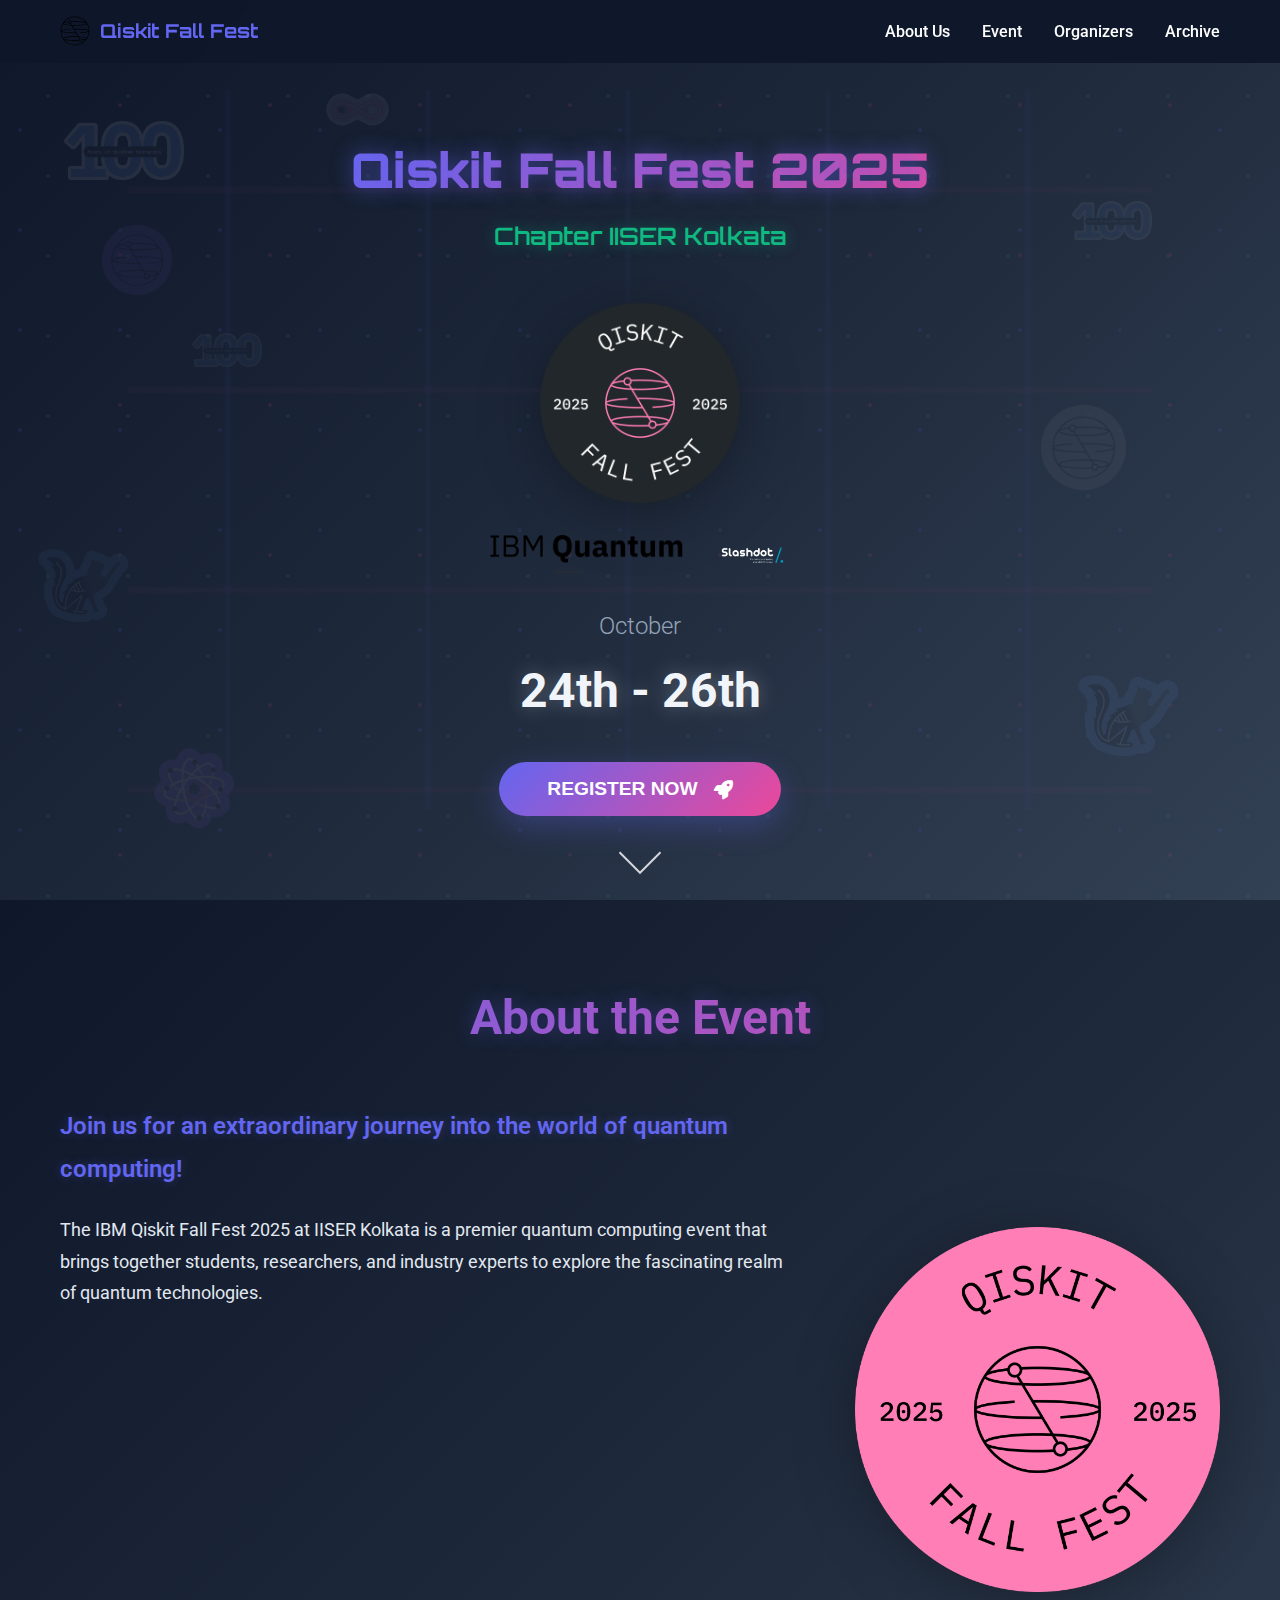
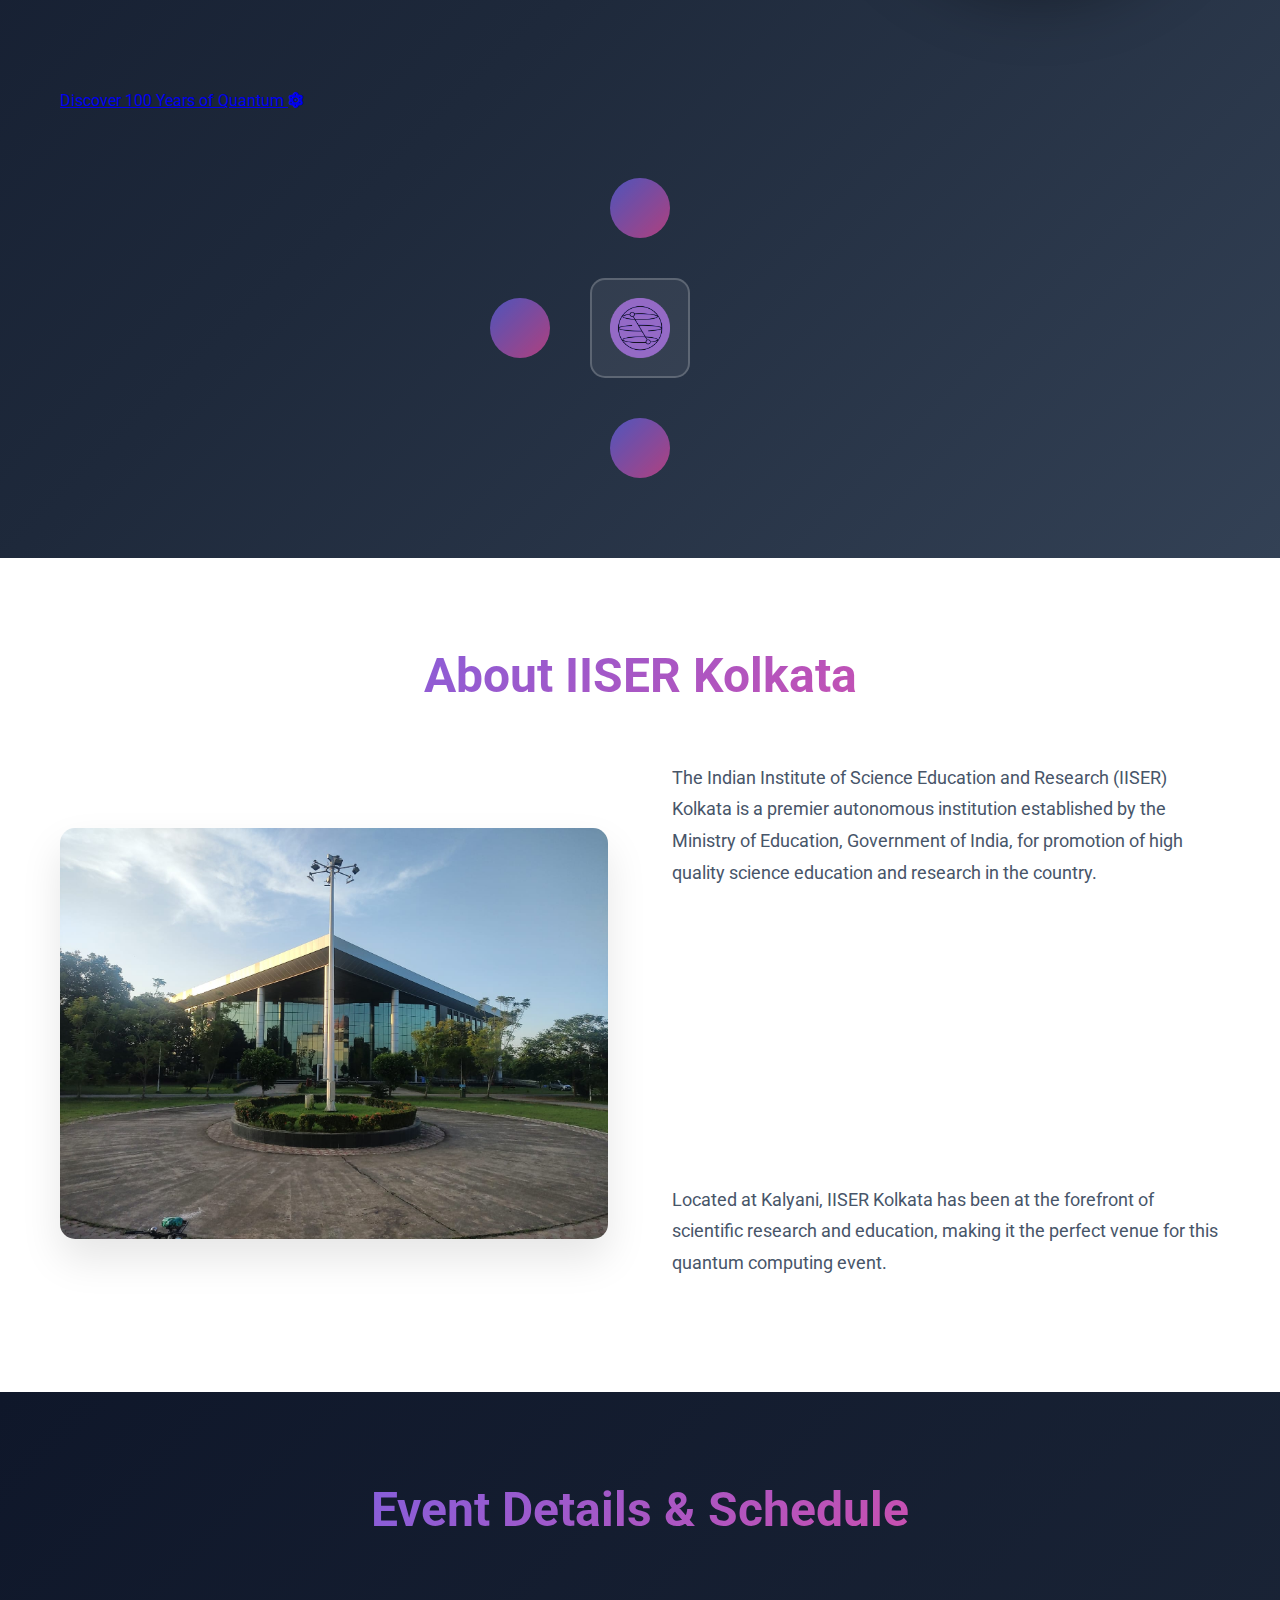
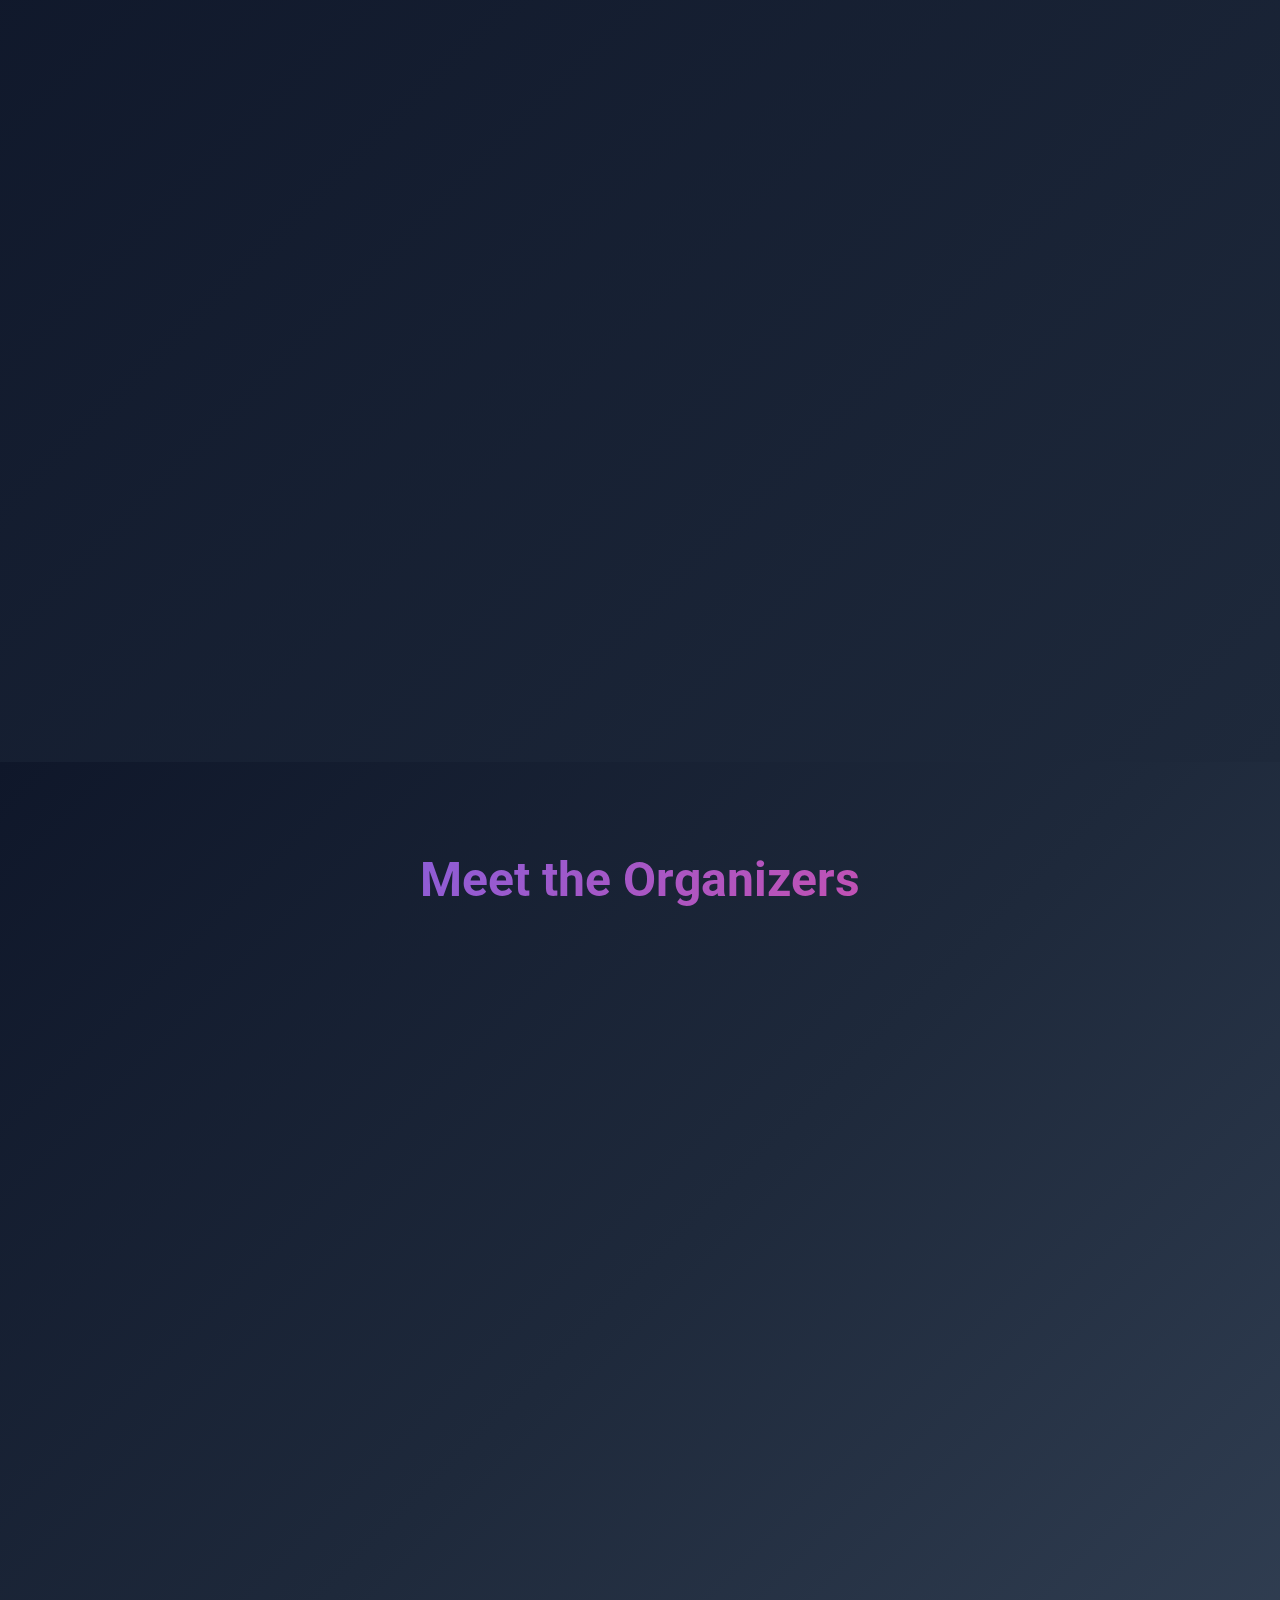
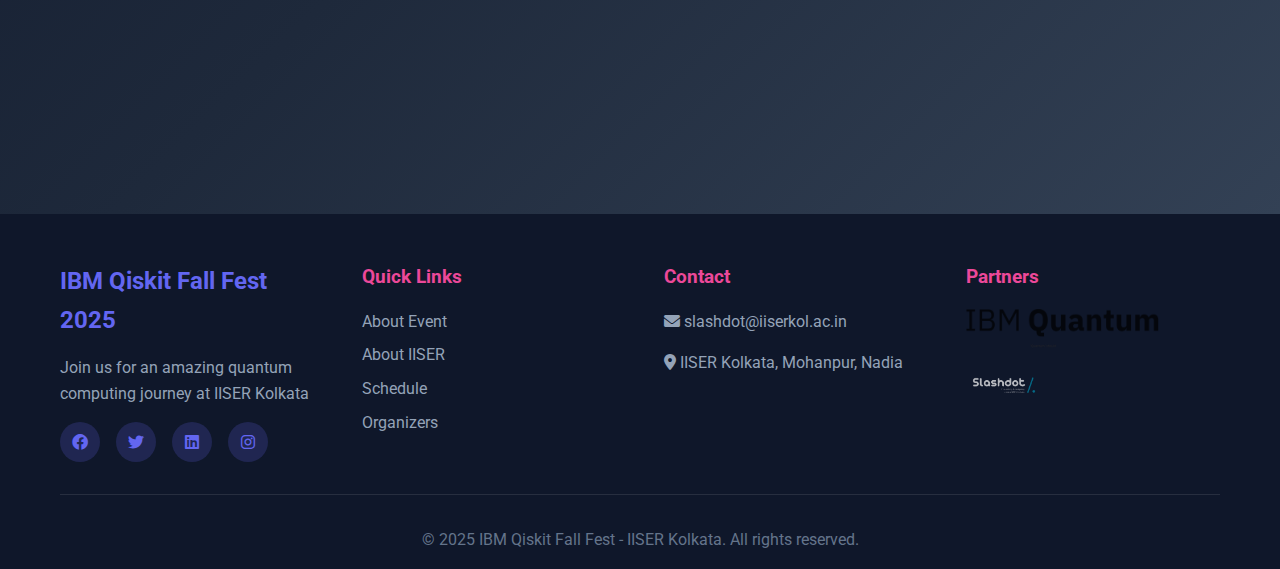
<file: index.html>
<!DOCTYPE html>
<html lang="en">
<head>
    <meta charset="UTF-8">
    <meta name="viewport" content="width=device-width, initial-scale=1.0">
    <title>IBM Qiskit Fall Fest 2025 - IISER Kolkata</title>
    <link rel="stylesheet" href="styles.css">
    <link href="https://fonts.googleapis.com/css2?family=Orbitron:wght@400;700;900&family=Roboto:wght@300;400;500;700&display=swap" rel="stylesheet">
    <link rel="stylesheet" href="https://cdnjs.cloudflare.com/ajax/libs/font-awesome/6.0.0/css/all.min.css">
</head>
<body>
    <!-- Header -->
    <header class="header">
        <nav class="navbar">
            <div class="nav-container">
                <div class="nav-logo">
                    <img src="assets/qiskit logo.svg" alt="Qiskit Logo" style="height: 30px;">
                    <span>Qiskit Fall Fest</span>
                </div>
                <ul class="nav-menu">
                    <li class="nav-item">
                        <a href="#about-institute" class="nav-link">About Us</a>
                    </li>
                    <li class="nav-item">
                        <a href="#event-details" class="nav-link">Event</a>
                    </li>
                    <li class="nav-item">
                        <a href="#organizers" class="nav-link">Organizers</a>
                    </li>
                    <li class="nav-item">
                        <a href="archive.html" class="nav-link">Archive</a>
                    </li>
                </ul>
                <div class="hamburger">
                    <span class="bar"></span>
                    <span class="bar"></span>
                    <span class="bar"></span>
                </div>
            </div>
        </nav>
    </header>

    <!-- Hero Section -->
    <section class="hero">
        <div class="hero-background">
            <div class="quantum-particles"></div>
            <div class="quantum-circuit"></div>
            <!-- Emoji Background Images -->
            <div class="hero-emoji-theme-top"></div>
            <div class="hero-emoji-cat-left"></div>
            <div class="hero-emoji-theme-center"></div>
            <div class="hero-emoji-qiskit-right"></div>
            <div class="hero-emoji-entanglement-top"></div>
            <div class="hero-emoji-atom-bottom"></div>
            <div class="hero-emoji-qiskit3-left"></div>
        </div>
        <div class="hero-content">
            <div class="hero-text">
                                
                <!-- Subheading -->
                <div class="hero-subheading">
                    <h1 class="fest-title">Qiskit Fall Fest 2025</h1>
                    <h2 class="chapter-title">Chapter IISER Kolkata</h2>
                </div>
                <!-- Main Badge -->
                <div class="main-badge">
                    <img src="assets/Badge_Dark.png" alt="Qiskit Fall Fest 2025 Badge">
                </div>
                <!-- Organizer Logos -->
                <div class="organizer-logos">
                    <div class="logos-container">
                        <div class="logo-item">
                            <img src="assets/IBM Quantum Logo.png" alt="IBM Quantum">
                        </div>
                        <div class="logo-item">
                            <img src="assets/SlashDot Main logo noBG W-01-02.png" alt="SlashDot">
                        </div>
                    </div>
                </div>               
                <!-- Event Date -->
                <div class="event-date">
                    <span class="month">October</span>
                    <span class="days">24th - 26th</span>
                </div>
                
                <!-- Register Button -->
                <button class="register-btn" onclick="openRegistration()">
                    <span>REGISTER NOW</span>
                    <i class="fas fa-rocket"></i>
                </button>
            </div>
        </div>
        <div class="scroll-indicator">
            <div class="scroll-arrow"></div>
        </div>
    </section>

    <!-- About Event Section -->
    <section id="about-event" class="about-event">
        <div class="container">
            <h2 class="section-title">About the Event</h2>
            <div class="about-content">
                <div class="about-text">
                    <p class="highlight-text">Join us for an extraordinary journey into the world of quantum computing!</p>
                    <p>The IBM Qiskit Fall Fest 2025 at IISER Kolkata is a premier quantum computing event that brings together students, researchers, and industry experts to explore the fascinating realm of quantum technologies.</p>
                    <div class="features">
                        <div class="feature">
                            <i class="fas fa-users"></i>
                            <h3>Collaborative Learning</h3>
                            <p>Work with peers and mentors on exciting quantum projects</p>
                        </div>
                        <div class="feature">
                            <i class="fas fa-certificate"></i>
                            <h3>IBM Certification</h3>
                            <p>Earn official IBM Qiskit certification upon completion</p>
                        </div>
                        <div class="feature">
                            <i class="fas fa-trophy"></i>
                            <h3>Competitions</h3>
                            <p>Participate in quantum hackathons and coding challenges</p>
                        </div>
                    </div>
                    <!-- Know More Button -->
                    <div class="about-action">
                        <a href="quantum-century.html" class="know-more-btn">
                            <span>Discover 100 Years of Quantum</span>
                            <i class="fas fa-atom"></i>
                        </a>
                    </div>
                </div>
                <div class="about-visual">
                    <img src="assets/Badge.png" alt="Qiskit Fall Fest Illustration" class="full-illustration">
                </div>
            </div>
        </div>
        <!-- Quantum Visual Animation -->
            <div class="schedule-quantum-visual">
                <div class="quantum-visual">
                    <div class="qubit"></div>
                    <div class="qubit"></div>
                    <div class="qubit"></div>
                    <div class="quantum-gate">
                        <img src="assets/Emojis/Qiskit_03.png" alt="Qiskit Logo">
                    </div>
                </div>
            </div>
    </section>

    <!-- About Institute Section -->
    <section id="about-institute" class="about-institute">
        <div class="container">
            <h2 class="section-title">About IISER Kolkata</h2>
            <div class="institute-content">
                <div class="institute-image">
                    <img src="assets/iiser_k.jpg" alt="IISER Kolkata Campus">
                </div>
                <div class="institute-text">
                    <p>The Indian Institute of Science Education and Research (IISER) Kolkata is a premier autonomous institution established by the Ministry of Education, Government of India, for promotion of high quality science education and research in the country.</p>
                    <div class="institute-stats">
                        <div class="stat">
                            <h3>2006</h3>
                            <p>Established</p>
                        </div>
                        <div class="stat">
                            <h3>2000+</h3>
                            <p>Faculty & Students</p>
                        </div>
                        <div class="stat">
                            <h3>5</h3>
                            <p>Schools of Science</p>
                        </div>
                    </div>
                    <p>Located at Kalyani, IISER Kolkata has been at the forefront of scientific research and education, making it the perfect venue for this quantum computing event.</p>
                </div>
            </div>
        </div>
    </section>

    <!-- Event Details Section -->
    <section id="event-details" class="event-details">
        <div class="container">
            <h2 class="section-title">Event Details & Schedule</h2>
            <div class="schedule-container">
                <div class="schedule-day" data-day="0">
                    <div class="day-feature-image">
                        <img src="Fall Fest Graphics/Illustration Exports/Illustration Crops/Crop_Einstein.png" alt="Einstein - Quantum Foundations">
                    </div>
                    <div class="day-header">
                        <h3>Day 0 - October 24th</h3>
                        <span class="day-theme">Quantum Foundations</span>
                    </div>
                    <div class="day-events">
                        <div class="event-item">
                            <span class="time">TBD</span>
                            <div class="event-info">
                                <h4>TBD (to be decided)</h4>
                                <p>TBD (to be decided)</p>
                            </div>
                        </div>
                        <div class="event-item">
                            <span class="time">TBD</span>
                            <div class="event-info">
                                <h4>TBD (to be decided)</h4>
                                <p>TBD (to be decided)</p>
                            </div>
                        </div>
                        <div class="event-item">
                            <span class="time">TBD</span>
                            <div class="event-info">
                                <h4>TBD (to be decided)</h4>
                                <p>TBD (to be decided)</p>
                            </div>
                        </div>
                    </div>
                </div>

                <div class="schedule-day" data-day="1">
                    <div class="day-feature-image">
                        <img src="Fall Fest Graphics/Illustration Exports/Illustration Crops/Crop_Future.png" alt="Future - Quantum Algorithms">
                    </div>
                    <div class="day-header">
                        <h3>Day 1 - October 25th</h3>
                        <span class="day-theme">Quantum Algorithms</span>
                    </div>
                    <div class="day-events">
                        <div class="event-item">
                            <span class="time">TBD</span>
                            <div class="event-info">
                                <h4>TBD (to be decided)</h4>
                                <p>TBD (to be decided)</p>
                            </div>
                        </div>
                        <div class="event-item">
                            <span class="time">TBD</span>
                            <div class="event-info">
                                <h4>TBD (to be decided)</h4>
                                <p>TBD (to be decided)</p>
                            </div>
                        </div>
                        <div class="event-item">
                            <span class="time">TBD</span>
                            <div class="event-info">
                                <h4>TBD (to be decided)</h4>
                                <p>TBD (to be decided)</p>
                            </div>
                        </div>
                    </div>
                </div>

                <div class="schedule-day" data-day="2">
                    <div class="day-feature-image">
                        <img src="Fall Fest Graphics/Illustration Exports/Illustration Crops/Crop_Heisenbergpng.png" alt="Heisenberg - Quantum Applications">
                    </div>
                    <div class="day-header">
                        <h3>Day 2 - October 26th</h3>
                        <span class="day-theme">Quantum Applications</span>
                    </div>
                    <div class="day-events">
                        <div class="event-item">
                            <span class="time">TBD</span>
                            <div class="event-info">
                                <h4>TBD (to be decided)</h4>
                                <p>TBD (to be decided)</p>
                            </div>
                        </div>
                        <div class="event-item">
                            <span class="time">TBD</span>
                            <div class="event-info">
                                <h4>TBD (to be decided)</h4>
                                <p>TBD (to be decided)</p>
                            </div>
                        </div>
                        <div class="event-item">
                            <span class="time">TBD</span>
                            <div class="event-info">
                                <h4>TBD (to be decided)</h4>
                                <p>TBD (to be decided)</p>
                            </div>
                        </div>
                    </div>
                </div>

            </div>
        </div>
    </section>

    <!-- Organizers Section -->
    <section id="organizers" class="organizers">
        <div class="container">
            <h2 class="section-title">Meet the Organizers</h2>
            <div class="organizer-grid">
                <div class="organizer-card">
                    <div class="organizer-image">
                        <img src="assets/profile_img/pradeep.jpg" alt="Pradeep Ramesh">
                    </div>
                    <div class="organizer-info">
                        <h3>Pradeep Ramesh</h3>
                        <p class="position">Main Organizer</p>
                        <p class="department">Department of Physical Sciences</p>
                        <div class="social-links">
                            <a href="#"><i class="fab fa-linkedin"></i></a>
                            <a href="#"><i class="fab fa-github"></i></a>
                            <a href="#"><i class="fas fa-envelope"></i></a>
                        </div>
                    </div>
                </div>

                <div class="organizer-card">
                    <div class="organizer-image">
                        <img src="assets/profile_img/manish_behera.jpg" alt="Manish Behera">
                    </div>
                    <div class="organizer-info">
                        <h3>Manish Behera</h3>
                        <p class="position">Co-Organizer</p>
                        <p class="department">Department of Physical Sciences</p>
                        <div class="social-links">
                            <a href="#"><i class="fab fa-linkedin"></i></a>
                            <a href="#"><i class="fab fa-github"></i></a>
                            <a href="#"><i class="fas fa-envelope"></i></a>
                        </div>
                    </div>
                </div>
                <div class="organizer-card">
                    <div class="organizer-image">
                        <img src="assets/Emojis/Timeline_01.png" alt="Tatavarthy Abhishek">
                    </div>
                    <div class="organizer-info">
                        <h3>Tatavarthy Abhishek</h3>
                        <p class="position">Co-Organizer</p>
                        <p class="department">Department of Physical Sciences</p>
                        <div class="social-links">
                            <a href="#"><i class="fab fa-linkedin"></i></a>
                            <a href="#"><i class="fab fa-github"></i></a>
                            <a href="#"><i class="fas fa-envelope"></i></a>
                        </div>
                    </div>
                </div>
                <div class="organizer-card">
                    <div class="organizer-image">
                        <img src="assets/Emojis/Timeline_01.png" alt="Srivalli Dharmarajula">
                    </div>
                    <div class="organizer-info">
                        <h3>Srivalli Dharmarajula</h3>
                        <p class="position">Co-Organizer</p>
                        <p class="department">Department of Physical Sciences</p>
                        <div class="social-links">
                            <a href="#"><i class="fab fa-linkedin"></i></a>
                            <a href="#"><i class="fab fa-github"></i></a>
                            <a href="#"><i class="fas fa-envelope"></i></a>
                        </div>
                    </div>
                </div>
                <div class="organizer-card">
                    <div class="organizer-image">
                        <img src="assets/profile_img/shuvam_banerji_seal.jpg" alt="Shuvam Banerjee Seal">
                    </div>
                    <div class="organizer-info">
                        <h3>Shuvam Banerjee Seal</h3>
                        <p class="position">Co-Organizer</p>
                        <p class="department">Department of Chemical Sciences</p>
                        <div class="social-links">
                            <a href="#"><i class="fab fa-linkedin"></i></a>
                            <a href="#"><i class="fab fa-github"></i></a>
                            <a href="#"><i class="fas fa-envelope"></i></a>
                        </div>
                    </div>
                </div>
            </div>
        </div>
    </section>

    <!-- Footer -->
    <footer class="footer">
        <div class="container">
            <div class="footer-content">
                <div class="footer-section">
                    <h3>IBM Qiskit Fall Fest 2025</h3>
                    <p>Join us for an amazing quantum computing journey at IISER Kolkata</p>
                    <div class="footer-social">
                        <a href="#"><i class="fab fa-facebook"></i></a>
                        <a href="#"><i class="fab fa-twitter"></i></a>
                        <a href="#"><i class="fab fa-linkedin"></i></a>
                        <a href="#"><i class="fab fa-instagram"></i></a>
                    </div>
                </div>
                <div class="footer-section">
                    <h4>Quick Links</h4>
                    <ul>
                        <li><a href="#about-event">About Event</a></li>
                        <li><a href="#about-institute">About IISER</a></li>
                        <li><a href="#event-details">Schedule</a></li>
                        <li><a href="#organizers">Organizers</a></li>
                    </ul>
                </div>
                <div class="footer-section">
                    <h4>Contact</h4>
                    <p><i class="fas fa-envelope"></i> slashdot@iiserkol.ac.in</p>
                    <p><i class="fas fa-map-marker-alt"></i> IISER Kolkata, Mohanpur, Nadia</p>
                </div>
                <div class="footer-section">
                    <h4>Partners</h4>
                    <div class="partner-logos">
                        <img src="assets/IBM Quantum Logo.png" alt="IBM Quantum">
                        <img src="assets/SlashDot Main logo noBG W-01-02.png" alt="IISER">
                    </div>
                </div>
            </div>
            <div class="footer-bottom">
                <p>&copy; 2025 IBM Qiskit Fall Fest - IISER Kolkata. All rights reserved.</p>
            </div>
        </div>
    </footer>
    <script src="script.js"></script>
</body>
</html>
</file>
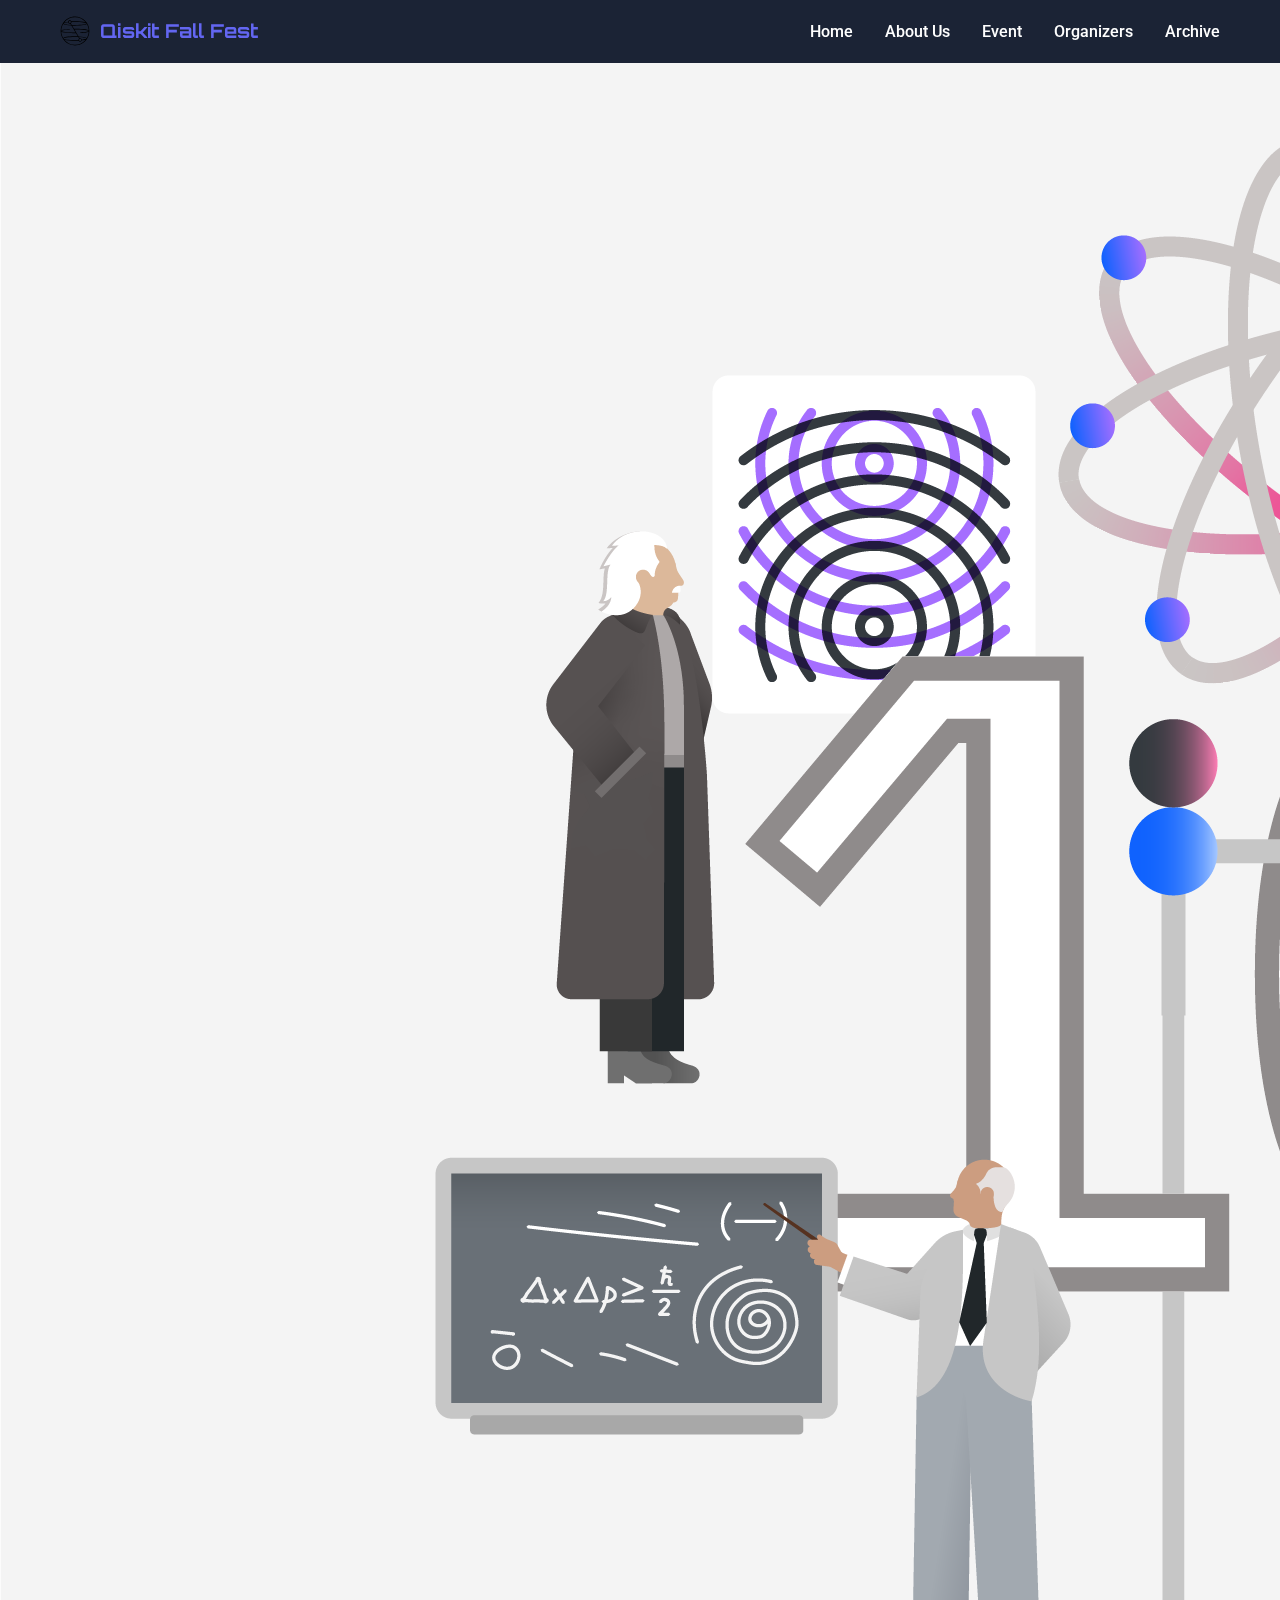
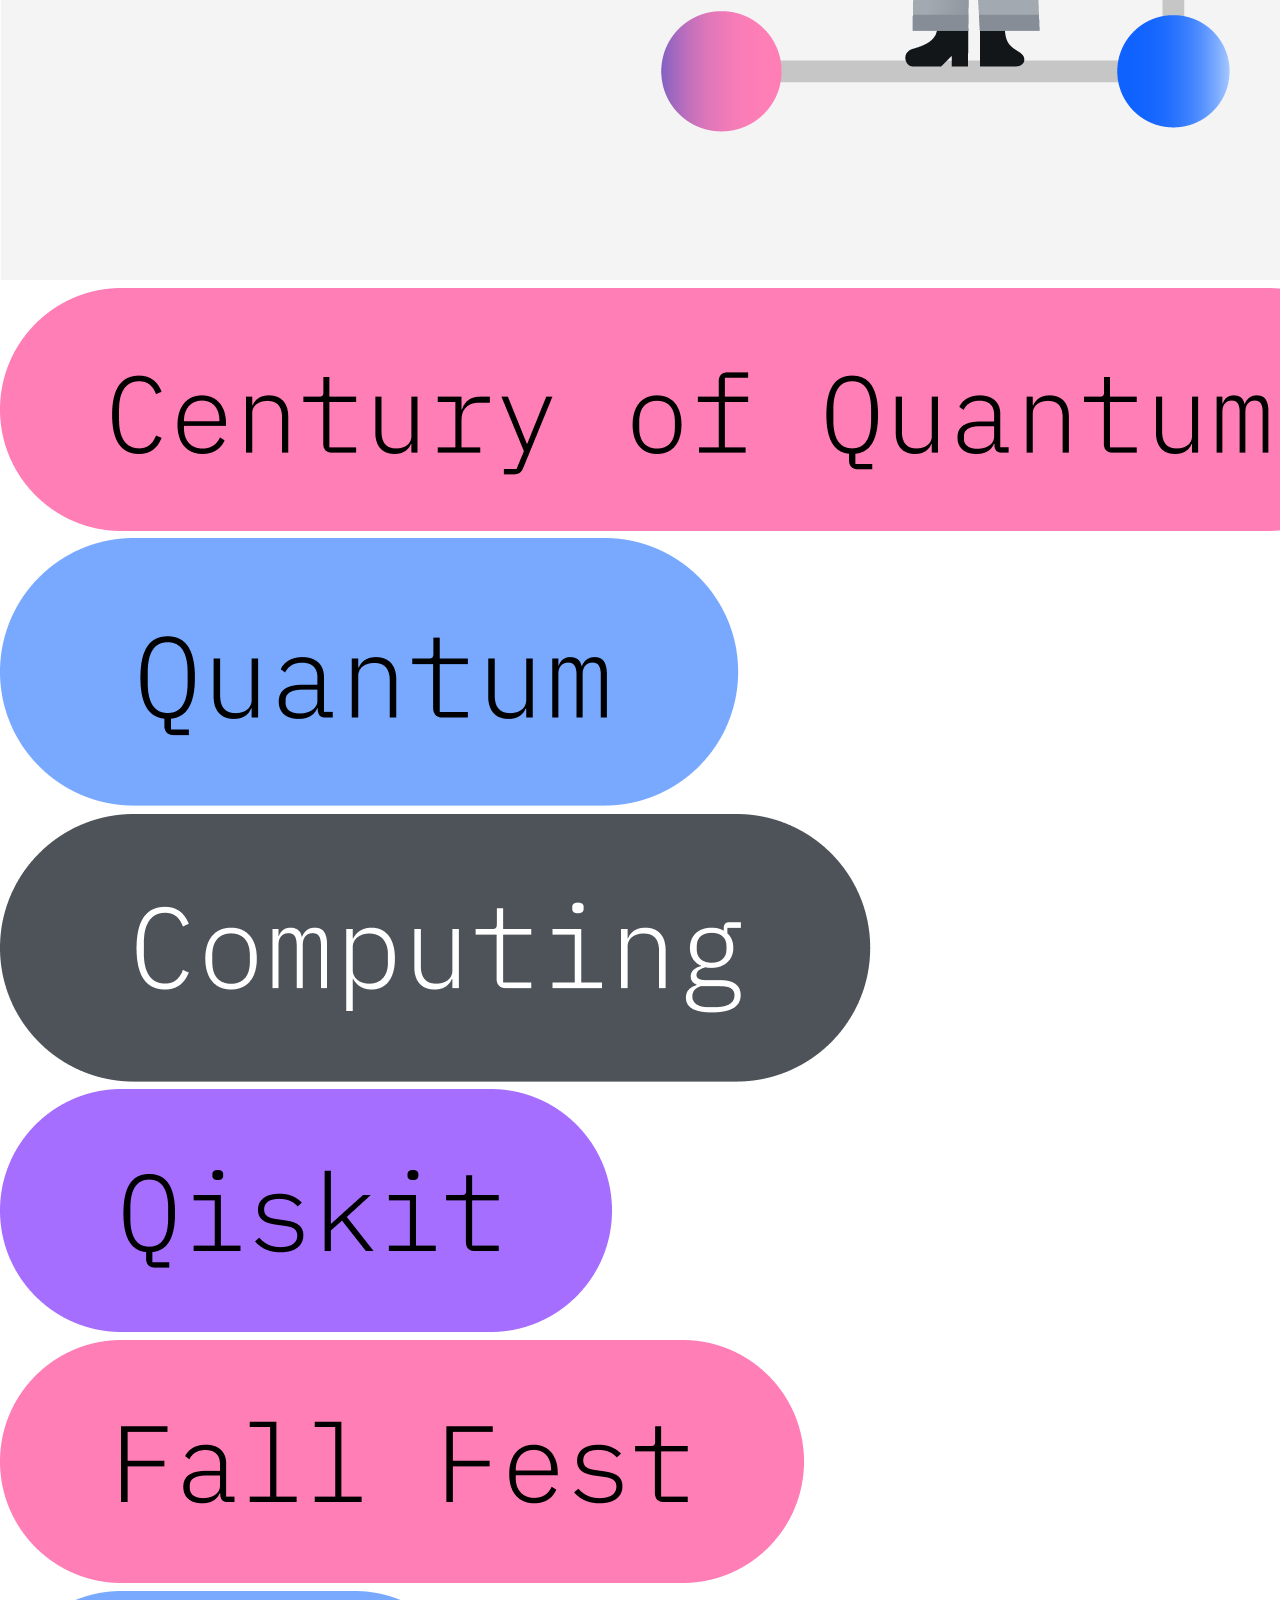
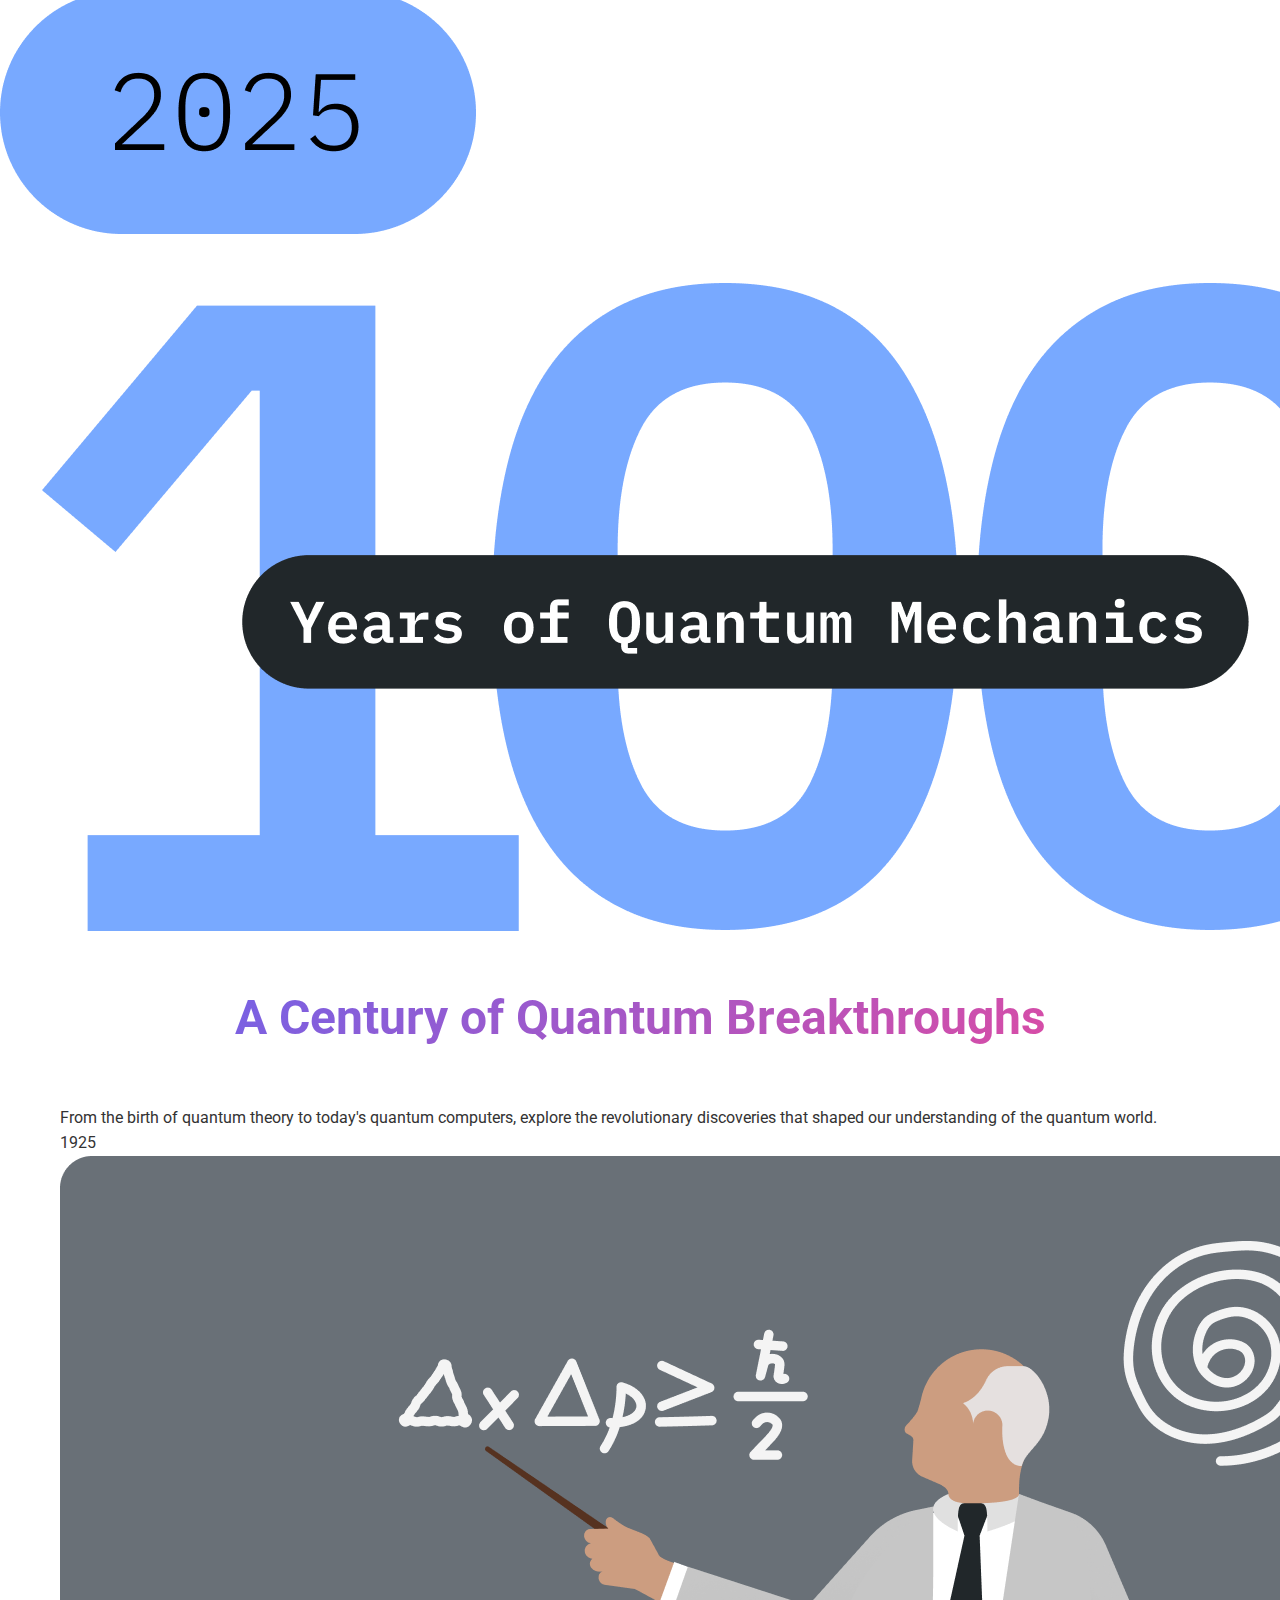
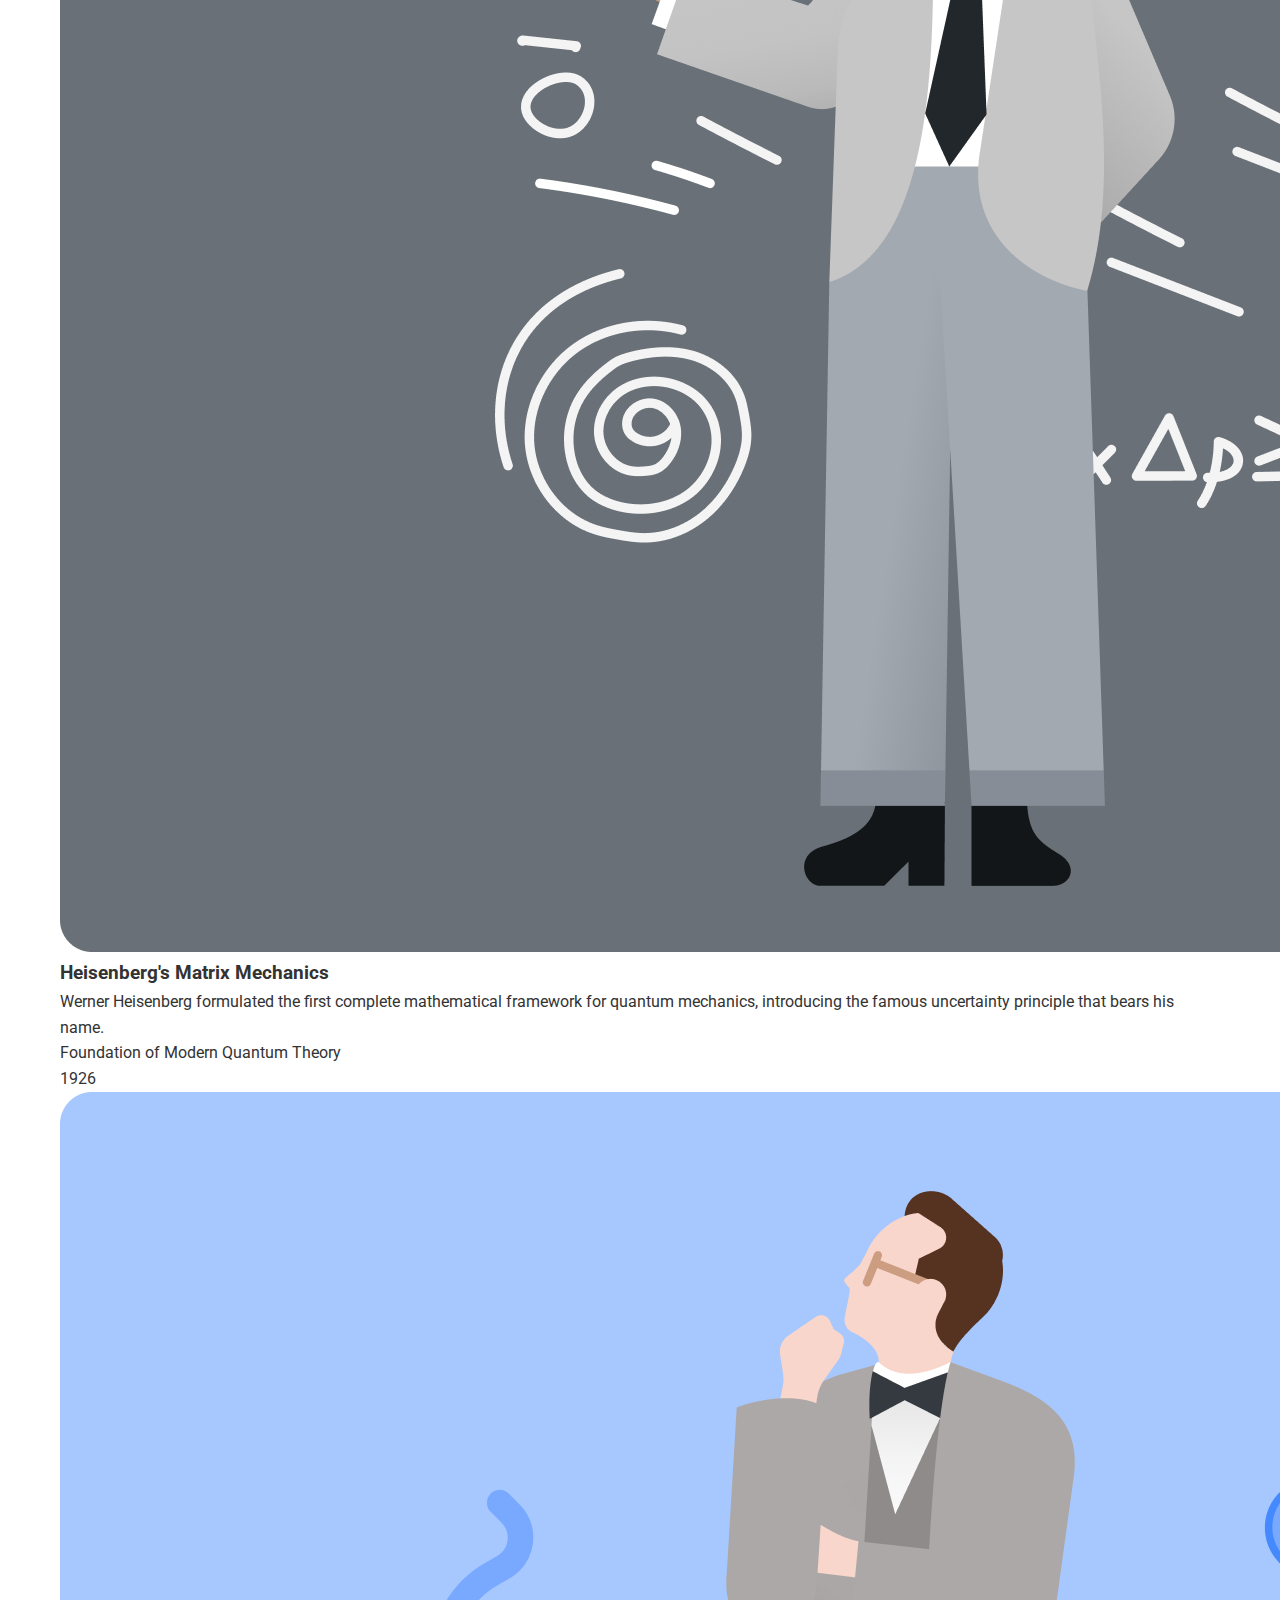
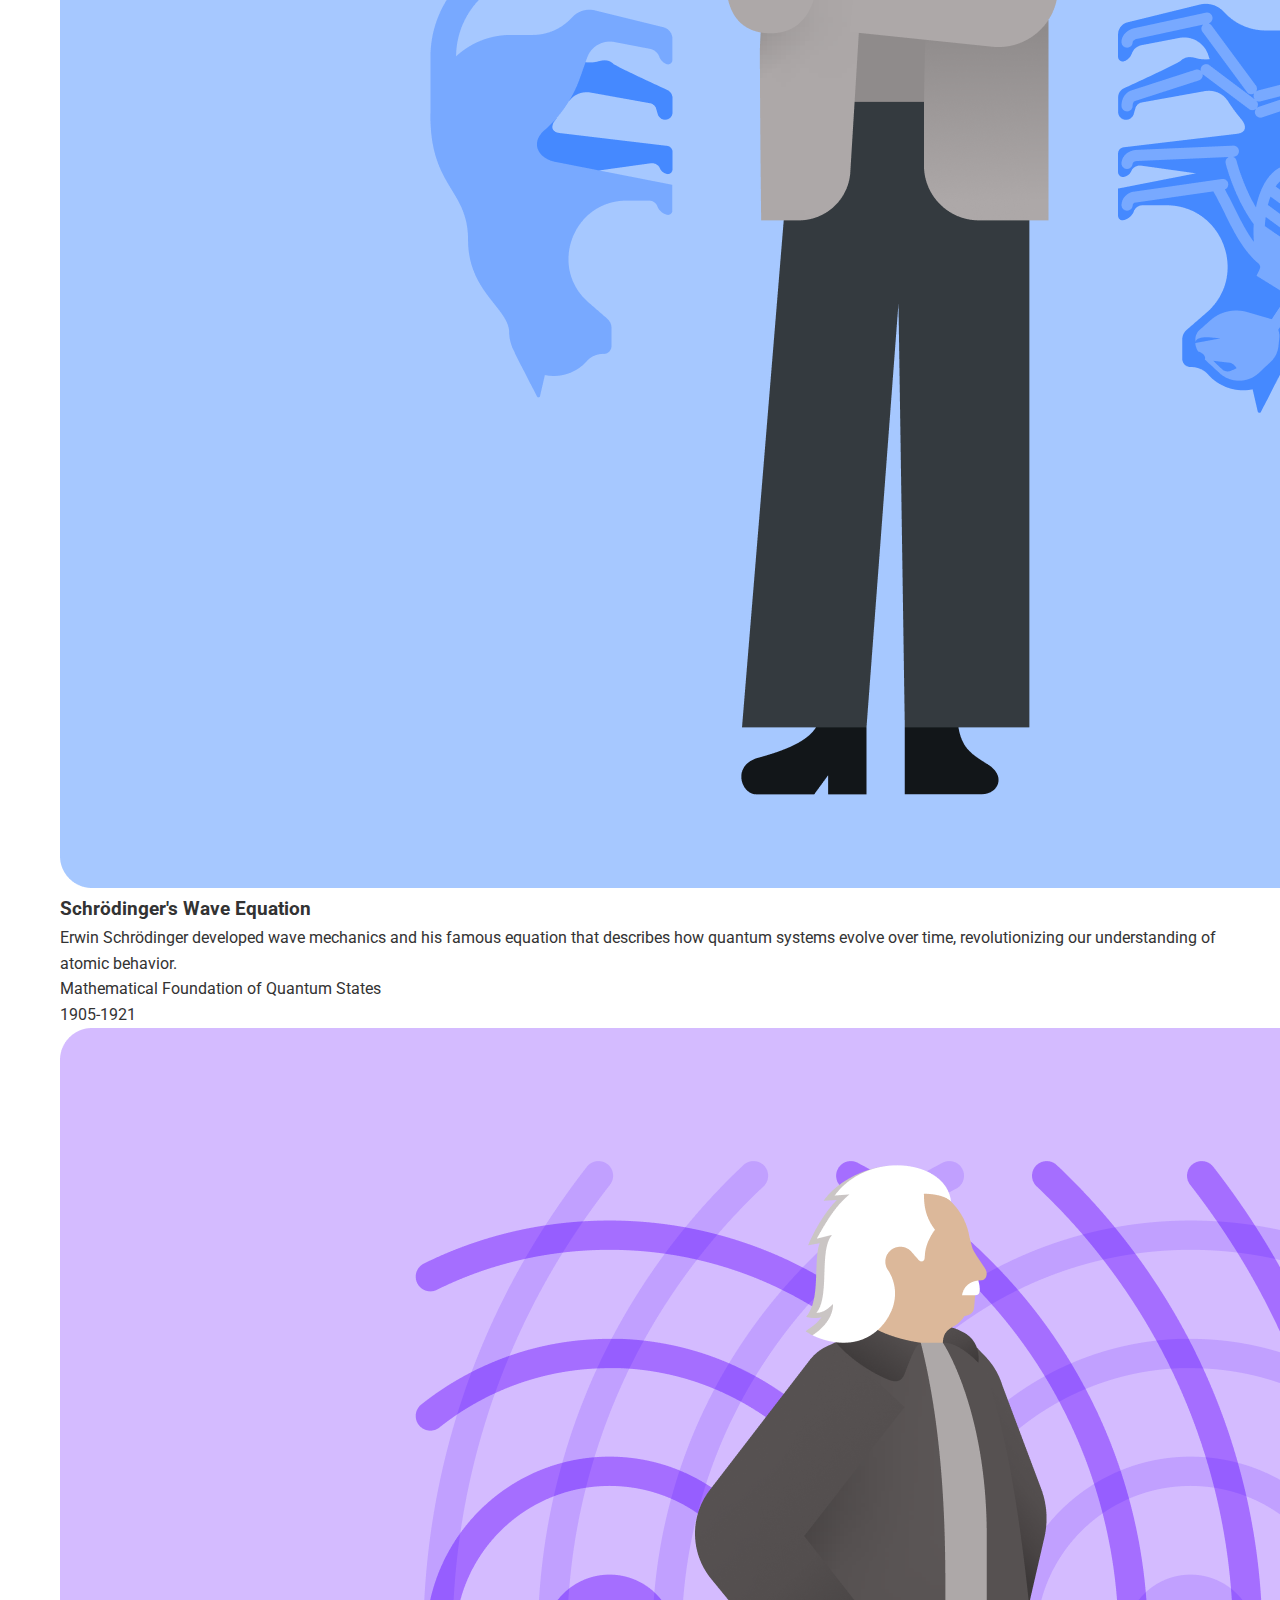
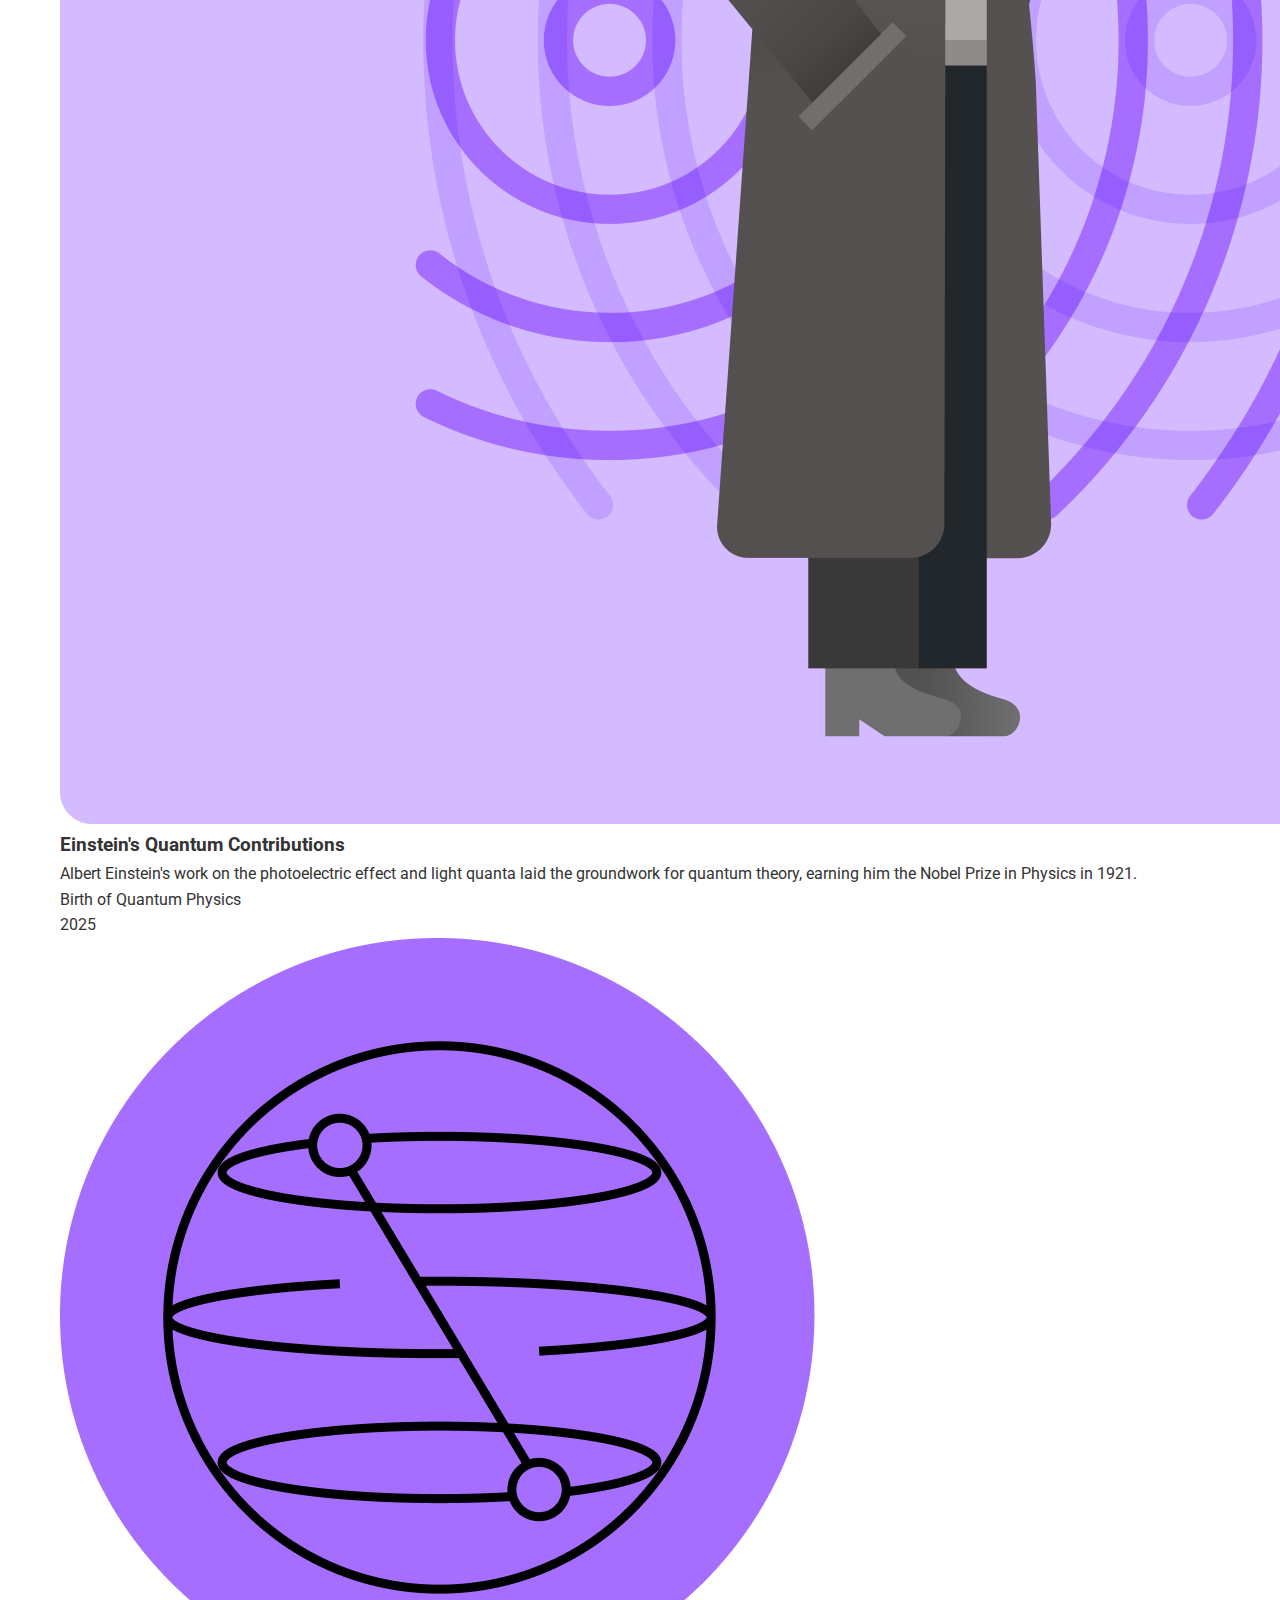
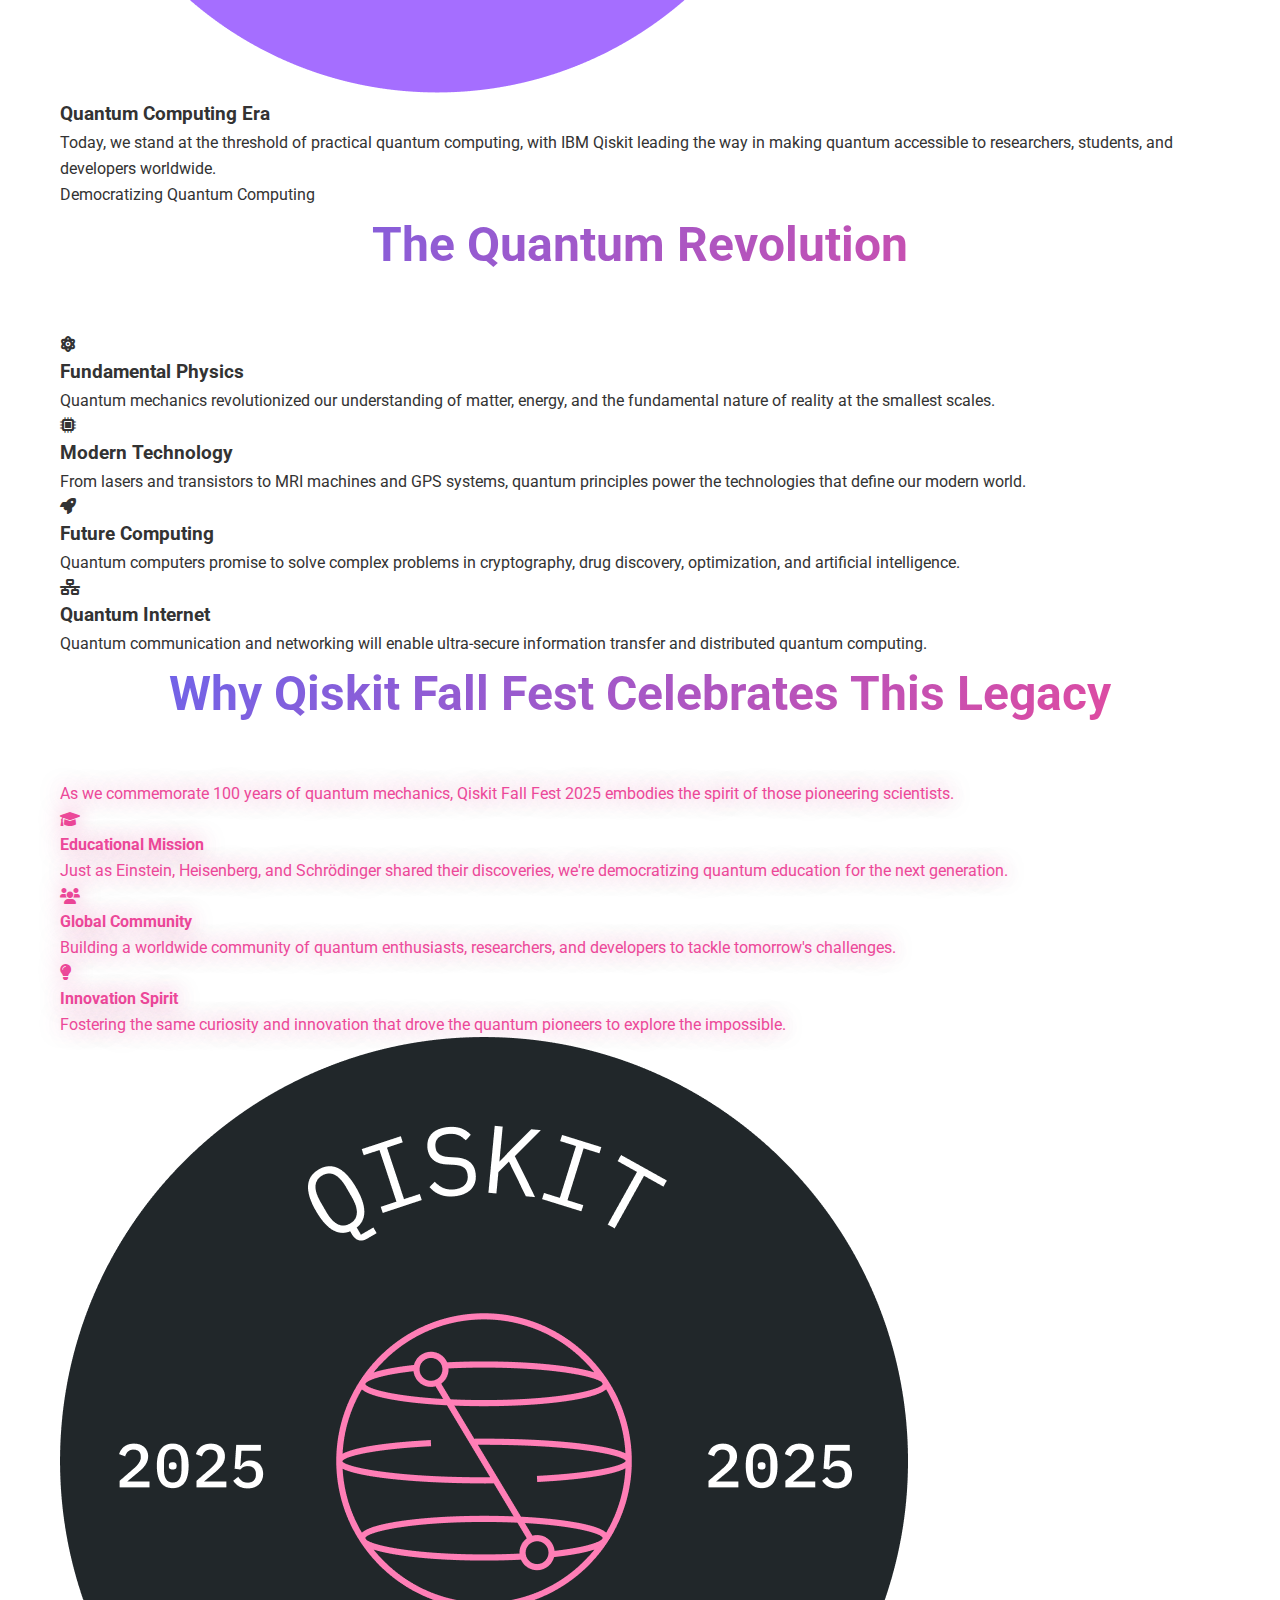
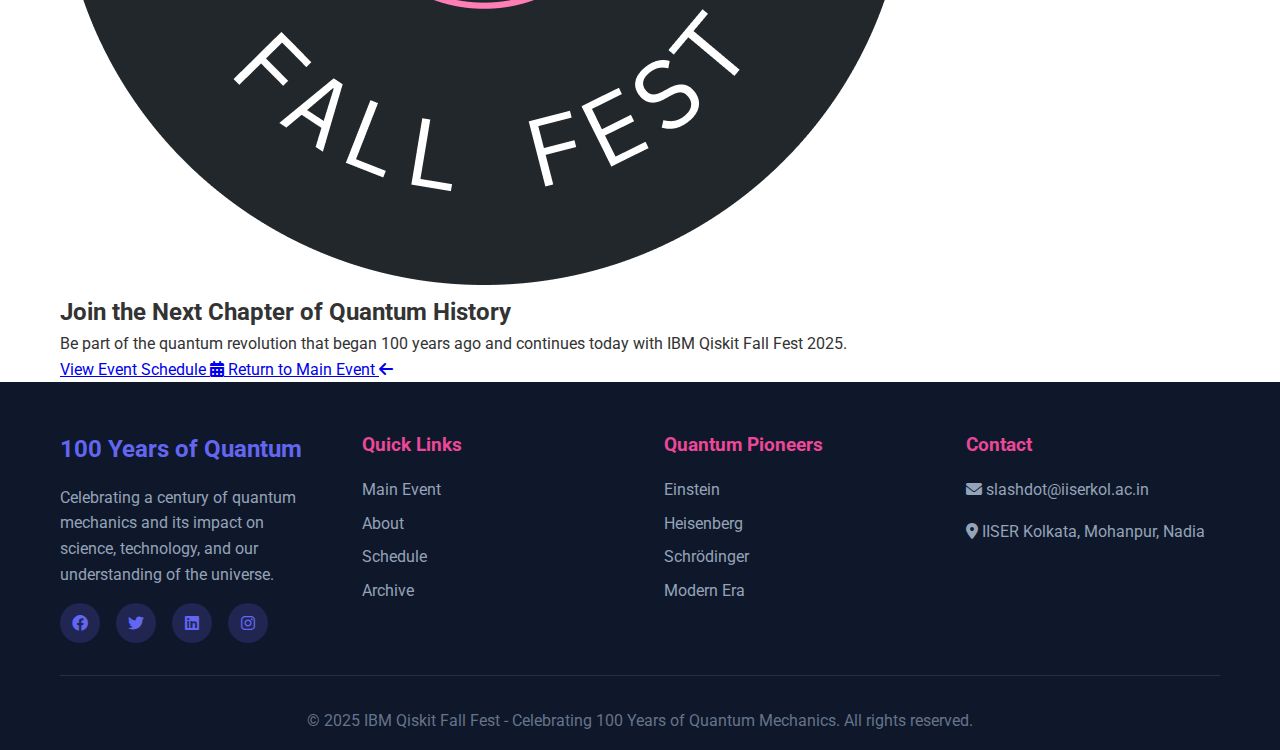
<file: quantum-century.html>
<!DOCTYPE html>
<html lang="en">
<head>
    <meta charset="UTF-8">
    <meta name="viewport" content="width=device-width, initial-scale=1.0">
    <title>100 Years of Quantum Mechanics | Qiskit Fall Fest 2025</title>
    <link rel="stylesheet" href="styles.css">
    <link href="https://fonts.googleapis.com/css2?family=Orbitron:wght@400;700;900&family=Roboto:wght@300;400;500;700&display=swap" rel="stylesheet">
    <link rel="stylesheet" href="https://cdnjs.cloudflare.com/ajax/libs/font-awesome/6.0.0/css/all.min.css">
</head>
<body>
    <!-- Header -->
    <header class="header">
        <nav class="navbar">
            <div class="nav-container">
                <div class="nav-logo">
                    <img src="assets/qiskit logo.svg" alt="Qiskit Logo" style="height: 30px;">
                    <span>Qiskit Fall Fest</span>
                </div>
                <ul class="nav-menu">
                    <li class="nav-item">
                        <a href="index.html" class="nav-link">Home</a>
                    </li>
                    <li class="nav-item">
                        <a href="index.html#about-institute" class="nav-link">About Us</a>
                    </li>
                    <li class="nav-item">
                        <a href="index.html#event-details" class="nav-link">Event</a>
                    </li>
                    <li class="nav-item">
                        <a href="index.html#organizers" class="nav-link">Organizers</a>
                    </li>
                    <li class="nav-item">
                        <a href="archive.html" class="nav-link">Archive</a>
                    </li>
                </ul>
                <div class="hamburger">
                    <span class="bar"></span>
                    <span class="bar"></span>
                    <span class="bar"></span>
                </div>
            </div>
        </nav>
    </header>

    <!-- Quantum Century Hero Section -->
    <section class="quantum-century-hero">
        <div class="century-hero-background">
            <img src="Fall Fest Graphics/Illustration Exports/Illustration Crops/Simplified_Illustration.png" alt="Quantum Background" class="century-bg-illustration">
            <div class="quantum-particles-century"></div>
        </div>
        <div class="century-hero-content">
            <div class="century-text-images">
                <img src="assets/Emojis/Text_Theme_02.png" alt="Century of Quantum" class="century-main-text">
                <div class="century-subtitle-row">
                    <img src="assets/Emojis/Text_Quantum_02.png" alt="Quantum" class="century-subtitle">
                    <img src="assets/Emojis/Text_Computing_01.png" alt="Computing" class="century-subtitle">
                </div>
                <div class="century-event-row">
                    <img src="assets/Emojis/Text_Qiskit_01.png" alt="Qiskit" class="century-event-text">
                    <img src="assets/Emojis/Text_Fall Fest_02.png" alt="Fall Fest" class="century-event-text">
                    <img src="assets/Emojis/Text_2024_02.png" alt="2025" class="century-event-text">
                </div>
            </div>
            <div class="century-theme-logo">
                <img src="assets/Emojis/Theme.png" alt="100 Years of Quantum Theme">
            </div>
        </div>
    </section>

    <!-- Timeline Section -->
    <section class="quantum-timeline">
        <div class="container">
            <h2 class="section-title">A Century of Quantum Breakthroughs</h2>
            <p class="timeline-intro">From the birth of quantum theory to today's quantum computers, explore the revolutionary discoveries that shaped our understanding of the quantum world.</p>
            
            <div class="timeline-container">
                <div class="timeline-milestone" data-year="1925">
                    <div class="milestone-year">1925</div>
                    <div class="milestone-content">
                        <div class="milestone-image">
                            <img src="Fall Fest Graphics/Illustration Exports/Illustration Crops/Crop_Heisenbergpng.png" alt="Werner Heisenberg">
                        </div>
                        <div class="milestone-text">
                            <h3>Heisenberg's Matrix Mechanics</h3>
                            <p>Werner Heisenberg formulated the first complete mathematical framework for quantum mechanics, introducing the famous uncertainty principle that bears his name.</p>
                            <span class="milestone-impact">Foundation of Modern Quantum Theory</span>
                        </div>
                    </div>
                </div>

                <div class="timeline-milestone" data-year="1926">
                    <div class="milestone-year">1926</div>
                    <div class="milestone-content">
                        <div class="milestone-image">
                            <img src="Fall Fest Graphics/Illustration Exports/Illustration Crops/Crop_Schrodinger.png" alt="Erwin Schrödinger">
                        </div>
                        <div class="milestone-text">
                            <h3>Schrödinger's Wave Equation</h3>
                            <p>Erwin Schrödinger developed wave mechanics and his famous equation that describes how quantum systems evolve over time, revolutionizing our understanding of atomic behavior.</p>
                            <span class="milestone-impact">Mathematical Foundation of Quantum States</span>
                        </div>
                    </div>
                </div>

                <div class="timeline-milestone" data-year="1905-1921">
                    <div class="milestone-year">1905-1921</div>
                    <div class="milestone-content">
                        <div class="milestone-image">
                            <img src="Fall Fest Graphics/Illustration Exports/Illustration Crops/Crop_Einstein.png" alt="Albert Einstein">
                        </div>
                        <div class="milestone-text">
                            <h3>Einstein's Quantum Contributions</h3>
                            <p>Albert Einstein's work on the photoelectric effect and light quanta laid the groundwork for quantum theory, earning him the Nobel Prize in Physics in 1921.</p>
                            <span class="milestone-impact">Birth of Quantum Physics</span>
                        </div>
                    </div>
                </div>

                <div class="timeline-milestone" data-year="2025">
                    <div class="milestone-year">2025</div>
                    <div class="milestone-content">
                        <div class="milestone-image">
                            <img src="assets/Emojis/Qiskit_03.png" alt="Modern Quantum Computing">
                        </div>
                        <div class="milestone-text">
                            <h3>Quantum Computing Era</h3>
                            <p>Today, we stand at the threshold of practical quantum computing, with IBM Qiskit leading the way in making quantum accessible to researchers, students, and developers worldwide.</p>
                            <span class="milestone-impact">Democratizing Quantum Computing</span>
                        </div>
                    </div>
                </div>
            </div>
        </div>
    </section>

    <!-- Quantum Impact Section -->
    <section class="quantum-impact">
        <div class="container">
            <h2 class="section-title">The Quantum Revolution</h2>
            <div class="impact-grid">
                <div class="impact-card">
                    <div class="impact-icon">
                        <i class="fas fa-atom"></i>
                    </div>
                    <h3>Fundamental Physics</h3>
                    <p>Quantum mechanics revolutionized our understanding of matter, energy, and the fundamental nature of reality at the smallest scales.</p>
                </div>
                
                <div class="impact-card">
                    <div class="impact-icon">
                        <i class="fas fa-microchip"></i>
                    </div>
                    <h3>Modern Technology</h3>
                    <p>From lasers and transistors to MRI machines and GPS systems, quantum principles power the technologies that define our modern world.</p>
                </div>
                
                <div class="impact-card">
                    <div class="impact-icon">
                        <i class="fas fa-rocket"></i>
                    </div>
                    <h3>Future Computing</h3>
                    <p>Quantum computers promise to solve complex problems in cryptography, drug discovery, optimization, and artificial intelligence.</p>
                </div>
                
                <div class="impact-card">
                    <div class="impact-icon">
                        <i class="fas fa-network-wired"></i>
                    </div>
                    <h3>Quantum Internet</h3>
                    <p>Quantum communication and networking will enable ultra-secure information transfer and distributed quantum computing.</p>
                </div>
            </div>
        </div>
    </section>

    <!-- Why Qiskit Section -->
    <section class="why-qiskit">
        <div class="container">
            <h2 class="section-title">Why Qiskit Fall Fest Celebrates This Legacy</h2>
            <div class="qiskit-content">
                <div class="qiskit-text">
                    <p class="highlight-text">As we commemorate 100 years of quantum mechanics, Qiskit Fall Fest 2025 embodies the spirit of those pioneering scientists.</p>
                    <div class="qiskit-features">
                        <div class="qiskit-feature">
                            <i class="fas fa-graduation-cap"></i>
                            <div>
                                <h4>Educational Mission</h4>
                                <p>Just as Einstein, Heisenberg, and Schrödinger shared their discoveries, we're democratizing quantum education for the next generation.</p>
                            </div>
                        </div>
                        <div class="qiskit-feature">
                            <i class="fas fa-users"></i>
                            <div>
                                <h4>Global Community</h4>
                                <p>Building a worldwide community of quantum enthusiasts, researchers, and developers to tackle tomorrow's challenges.</p>
                            </div>
                        </div>
                        <div class="qiskit-feature">
                            <i class="fas fa-lightbulb"></i>
                            <div>
                                <h4>Innovation Spirit</h4>
                                <p>Fostering the same curiosity and innovation that drove the quantum pioneers to explore the impossible.</p>
                            </div>
                        </div>
                    </div>
                </div>
                <div class="qiskit-visual">
                    <img src="assets/Badge_Dark.png" alt="Qiskit Fall Fest Badge" class="qiskit-badge">
                </div>
            </div>
        </div>
    </section>

    <!-- Call to Action Section -->
    <section class="quantum-cta">
        <div class="container">
            <div class="cta-content">
                <h2>Join the Next Chapter of Quantum History</h2>
                <p>Be part of the quantum revolution that began 100 years ago and continues today with IBM Qiskit Fall Fest 2025.</p>
                <div class="cta-buttons">
                    <a href="index.html#event-details" class="cta-btn primary">
                        <span>View Event Schedule</span>
                        <i class="fas fa-calendar-alt"></i>
                    </a>
                    <a href="index.html" class="cta-btn secondary">
                        <span>Return to Main Event</span>
                        <i class="fas fa-arrow-left"></i>
                    </a>
                </div>
            </div>
        </div>
    </section>

    <!-- Footer -->
    <footer class="footer">
        <div class="container">
            <div class="footer-content">
                <div class="footer-section">
                    <h3>100 Years of Quantum</h3>
                    <p>Celebrating a century of quantum mechanics and its impact on science, technology, and our understanding of the universe.</p>
                    <div class="footer-social">
                        <a href="#"><i class="fab fa-facebook"></i></a>
                        <a href="#"><i class="fab fa-twitter"></i></a>
                        <a href="#"><i class="fab fa-linkedin"></i></a>
                        <a href="#"><i class="fab fa-instagram"></i></a>
                    </div>
                </div>
                <div class="footer-section">
                    <h4>Quick Links</h4>
                    <ul>
                        <li><a href="index.html">Main Event</a></li>
                        <li><a href="index.html#about-event">About</a></li>
                        <li><a href="index.html#event-details">Schedule</a></li>
                        <li><a href="archive.html">Archive</a></li>
                    </ul>
                </div>
                <div class="footer-section">
                    <h4>Quantum Pioneers</h4>
                    <ul>
                        <li><a href="#timeline">Einstein</a></li>
                        <li><a href="#timeline">Heisenberg</a></li>
                        <li><a href="#timeline">Schrödinger</a></li>
                        <li><a href="#timeline">Modern Era</a></li>
                    </ul>
                </div>
                <div class="footer-section">
                    <h4>Contact</h4>
                    <p><i class="fas fa-envelope"></i> slashdot@iiserkol.ac.in</p>
                    <p><i class="fas fa-map-marker-alt"></i> IISER Kolkata, Mohanpur, Nadia</p>
                </div>
            </div>
            <div class="footer-bottom">
                <p>&copy; 2025 IBM Qiskit Fall Fest - Celebrating 100 Years of Quantum Mechanics. All rights reserved.</p>
            </div>
        </div>
    </footer>

    <script src="script.js"></script>
</body>
</html>
</file>
<file: styles.css>
/* Reset and Base Styles */
* {
    margin: 0;
    padding: 0;
    box-sizing: border-box;
}

body {
    font-family: 'Roboto', sans-serif;
    line-height: 1.6;
    color: #333;
    overflow-x: hidden;
}

.container {
    max-width: 1200px;
    margin: 0 auto;
    padding: 0 20px;
}

/* Header Styles */
.header {
    position: fixed;
    top: 0;
    width: 100%;
    background: rgba(15, 23, 42, 0.95);
    backdrop-filter: blur(10px);
    z-index: 1000;
    transition: all 0.3s ease;
}

.navbar {
    padding: 1rem 0;
}

.nav-container {
    max-width: 1200px;
    margin: 0 auto;
    padding: 0 20px;
    display: flex;
    justify-content: space-between;
    align-items: center;
}

.nav-logo {
    display: flex;
    align-items: center;
    gap: 10px;
    font-family: 'Orbitron', monospace;
    font-weight: 700;
    color: #6366f1;
    font-size: 1.2rem;
}

.nav-logo img {
    border-radius: 50%;
}

.nav-menu {
    display: flex;
    list-style: none;
    gap: 2rem;
}

.nav-link {
    color: white;
    text-decoration: none;
    font-weight: 500;
    transition: color 0.3s ease;
    position: relative;
}

.nav-link:hover {
    color: #6366f1;
}

.nav-link::after {
    content: '';
    position: absolute;
    bottom: -5px;
    left: 0;
    width: 0;
    height: 2px;
    background: linear-gradient(90deg, #6366f1, #ec4899);
    transition: width 0.3s ease;
}

.nav-link:hover::after {
    width: 100%;
}

.hamburger {
    display: none;
    flex-direction: column;
    cursor: pointer;
}

.bar {
    width: 25px;
    height: 3px;
    background: white;
    margin: 3px 0;
    transition: 0.3s;
}

/* Hero Section */
.hero {
    height: 100vh;
    position: relative;
    display: flex;
    align-items: center;
    justify-content: center;
    background: linear-gradient(135deg, #0f172a 0%, #1e293b 50%, #334155 100%);
    overflow: hidden;
}

.hero-background {
    position: absolute;
    top: 0;
    left: 0;
    width: 100%;
    height: 100%;
    opacity: 0.1;
}

/* Hero Background Emoji Images */
.hero-background::before {
    content: '';
    position: absolute;
    top: 10%;
    left: 5%;
    width: 120px;
    height: 120px;
    background-image: url('assets/Emojis/Theme.png');
    background-size: contain;
    background-repeat: no-repeat;
    background-position: center;
    opacity: 0.8;
    z-index: 1;
    animation: floatSlow 8s ease-in-out infinite;
}

.hero-background::after {
    content: '';
    position: absolute;
    bottom: 15%;
    right: 8%;
    width: 100px;
    height: 100px;
    background-image: url('assets/Emojis/Cat_01.png');
    background-size: contain;
    background-repeat: no-repeat;
    background-position: center;
    opacity: 0.7;
    z-index: 1;
    animation: floatSlow 10s ease-in-out infinite reverse;
}

.quantum-particles {
    position: absolute;
    width: 100%;
    height: 100%;
    background-image: 
        radial-gradient(circle at 20% 30%, #6366f1 2px, transparent 2px),
        radial-gradient(circle at 80% 70%, #ec4899 2px, transparent 2px),
        radial-gradient(circle at 60% 20%, #10b981 2px, transparent 2px);
    background-size: 100px 100px, 150px 150px, 80px 80px;
    animation: floatParticles 20s ease-in-out infinite;
}

.quantum-circuit {
    position: absolute;
    top: 50%;
    left: 50%;
    transform: translate(-50%, -50%);
    width: 80%;
    height: 80%;
    background-image: 
        linear-gradient(90deg, transparent 48%, rgba(99, 102, 241, 0.3) 49%, rgba(99, 102, 241, 0.3) 51%, transparent 52%),
        linear-gradient(0deg, transparent 48%, rgba(236, 72, 153, 0.3) 49%, rgba(236, 72, 153, 0.3) 51%, transparent 52%);
    background-size: 200px 200px, 200px 200px;
    animation: quantumPulse 4s ease-in-out infinite;
}

@keyframes floatParticles {
    0%, 100% { transform: translateY(0px) rotate(0deg); }
    33% { transform: translateY(-20px) rotate(120deg); }
    66% { transform: translateY(10px) rotate(240deg); }
}

@keyframes quantumPulse {
    0%, 100% { opacity: 0.3; transform: translate(-50%, -50%) scale(1); }
    50% { opacity: 0.6; transform: translate(-50%, -50%) scale(1.05); }
}

/* Additional floating animation for hero emoji images */
@keyframes floatSlow {
    0%, 100% { transform: translateY(0px) rotate(0deg); }
    50% { transform: translateY(-15px) rotate(5deg); }
}

/* Additional hero background emoji images */
.hero-emoji-theme-top {
    position: absolute;
    top: 20%;
    right: 10%;
    width: 80px;
    height: 80px;
    background-image: url('assets/Emojis/Theme.png');
    background-size: contain;
    background-repeat: no-repeat;
    background-position: center;
    opacity: 0.6;
    z-index: 1;
    animation: floatSlow 12s ease-in-out infinite;
}

.hero-emoji-cat-left {
    position: absolute;
    top: 60%;
    left: 3%;
    width: 90px;
    height: 90px;
    background-image: url('assets/Emojis/Cat_01.png');
    background-size: contain;
    background-repeat: no-repeat;
    background-position: center;
    opacity: 0.5;
    z-index: 1;
    animation: floatSlow 9s ease-in-out infinite reverse;
}

.hero-emoji-theme-center {
    position: absolute;
    top: 35%;
    left: 15%;
    width: 70px;
    height: 70px;
    background-image: url('assets/Emojis/Theme.png');
    background-size: contain;
    background-repeat: no-repeat;
    background-position: center;
    opacity: 0.45;
    z-index: 1;
    animation: floatSlow 14s ease-in-out infinite;
}

/* New Hero Emoji Images */
.hero-emoji-qiskit-right {
    position: absolute;
    top: 45%;
    right: 12%;
    width: 85px;
    height: 85px;
    background-image: url('assets/Emojis/Qiskit_02.png');
    background-size: contain;
    background-repeat: no-repeat;
    background-position: center;
    opacity: 0.6;
    z-index: 1;
    animation: floatSlow 11s ease-in-out infinite;
}

.hero-emoji-entanglement-top {
    position: absolute;
    top: 8%;
    left: 25%;
    width: 75px;
    height: 75px;
    background-image: url('assets/Emojis/Entanglement.png');
    background-size: contain;
    background-repeat: no-repeat;
    background-position: center;
    opacity: 0.55;
    z-index: 1;
    animation: floatSlow 13s ease-in-out infinite reverse;
}

.hero-emoji-atom-bottom {
    position: absolute;
    bottom: 8%;
    left: 12%;
    width: 80px;
    height: 80px;
    background-image: url('assets/Emojis/Atom-02.png');
    background-size: contain;
    background-repeat: no-repeat;
    background-position: center;
    opacity: 0.65;
    z-index: 1;
    animation: floatSlow 10s ease-in-out infinite;
}

.hero-emoji-qiskit3-left {
    position: absolute;
    top: 25%;
    left: 8%;
    width: 70px;
    height: 70px;
    background-image: url('assets/Emojis/Qiskit_03.png');
    background-size: contain;
    background-repeat: no-repeat;
    background-position: center;
    opacity: 0.5;
    z-index: 1;
    animation: floatSlow 15s ease-in-out infinite reverse;
}

.hero-content {
    text-align: center;
    z-index: 2;
    color: white;
    padding: 2rem;
    max-width: 900px;
    margin: 0 auto;
}

.hero-title {
    font-family: 'Orbitron', monospace;
    font-size: 4rem;
    font-weight: 900;
    margin-bottom: 1rem;
    animation: fadeInUp 1s ease-out;
}

.ibm-text {
    color: #6366f1;
    text-shadow: 0 0 20px rgba(99, 102, 241, 0.5), 0 0 40px rgba(99, 102, 241, 0.3);
    position: relative;
    font-weight: 900;
}

.ibm-text::after {
    content: '';
    position: absolute;
    bottom: -5px;
    left: 50%;
    transform: translateX(-50%);
    width: 80%;
    height: 3px;
    background: linear-gradient(90deg, transparent, #6366f1, transparent);
    border-radius: 2px;
    animation: glow 2s ease-in-out infinite alternate;
}

@keyframes glow {
    from { opacity: 0.5; }
    to { opacity: 1; }
}

.qiskit-text {
    color: #ec4899;
    text-shadow: 0 0 20px rgba(236, 72, 153, 0.5);
}

.fall-fest-text {
    font-family: 'Orbitron', monospace;
    font-size: 2.5rem;
    font-weight: 700;
    color: #10b981;
    margin-bottom: 2rem;
    animation: fadeInUp 1s ease-out 0.2s both;
}

.logo-placeholder {
    margin: 2rem 0;
    animation: fadeInUp 1s ease-out 0.4s both;
}

.fall-fest-logo {
    display: inline-flex;
    align-items: center;
    gap: 1rem;
    padding: 1rem 2rem;
    background: rgba(255, 255, 255, 0.1);
    border: 2px solid rgba(255, 255, 255, 0.2);
    border-radius: 15px;
    backdrop-filter: blur(10px);
    font-size: 1.5rem;
    font-weight: 700;
}

.fall-fest-logo i {
    font-size: 2rem;
    color: #10b981;
    animation: spin 3s linear infinite;
}

@keyframes spin {
    from { transform: rotate(0deg); }
    to { transform: rotate(360deg); }
}

.ibm-quantum-logo {
    display: inline-flex;
    align-items: center;
    justify-content: center;
    padding: 1rem 2rem;
    background: rgba(255, 255, 255, 0.1);
    border: 2px solid rgba(255, 255, 255, 0.2);
    border-radius: 15px;
    backdrop-filter: blur(10px);
    transition: all 0.3s ease;
}

.ibm-quantum-logo:hover {
    background: rgba(255, 255, 255, 0.15);
    border-color: rgba(99, 102, 241, 0.5);
    transform: translateY(-2px);
}

.ibm-quantum-logo img {
    height: 60px;
    width: auto;
    filter: brightness(1.2);
    transition: filter 0.3s ease;
}

.ibm-quantum-logo:hover img {
    filter: brightness(1.4);
}

/* New Hero Section Styles */
.main-badge {
    margin-bottom: 2rem;
    animation: fadeInUp 1s ease-out 0.2s both;
    display: flex;
    justify-content: center;
    align-items: center;
    text-align: center;
}

.main-badge img {
    height: 200px;
    width: auto;
    filter: drop-shadow(0 10px 30px rgba(0, 0, 0, 0.3));
    transition: transform 0.3s ease;
}

.main-badge:hover img {
    transform: scale(1.05);
}

.hero-subheading {
    margin-bottom: 3rem;
    padding-top: 3rem;
    animation: fadeInUp 1s ease-out 0.4s both;
}

.fest-title {
    font-family: 'Orbitron', monospace;
    font-size: 3rem;
    font-weight: 900;
    color: #ffffff;
    margin-bottom: 0.5rem;
    text-shadow: 0 0 20px rgba(99, 102, 241, 0.5);
    background: linear-gradient(135deg, #6366f1, #ec4899);
    -webkit-background-clip: text;
    -webkit-text-fill-color: transparent;
    background-clip: text;
}

.chapter-title {
    font-family: 'Orbitron', monospace;
    font-size: 1.5rem;
    font-weight: 600;
    color: #10b981;
    text-shadow: 0 0 15px rgba(16, 185, 129, 0.4);
    margin: 0;
}

.organizer-logos {
    margin-bottom: 2rem;
    animation: fadeInUp 1s ease-out 0.6s both;
}

.logos-container {
    display: flex;
    justify-content: center;
    align-items: center;
    gap: 2rem;
    flex-wrap: wrap;
}

.logo-item {
    display: flex;
    align-items: center;
    justify-content: center;
    transition: all 0.3s ease;
}

.logo-item:hover {
    transform: translateY(-3px);
}

.logo-item img {
    height: 40px;
    width: auto;
    filter: brightness(1.1);
    transition: filter 0.3s ease;
}

.logo-item:hover img {
    filter: brightness(1.3);
}

.event-date {
    margin: 2rem 0;
    animation: fadeInUp 1s ease-out 0.6s both;
}

.month {
    display: block;
    font-size: 1.5rem;
    font-weight: 300;
    color: #94a3b8;
    margin-bottom: 0.5rem;
}

.days {
    display: block;
    font-size: 3rem;
    font-weight: 700;
    color: #f1f5f9;
    text-shadow: 0 0 20px rgba(241, 245, 249, 0.3);
}

.register-btn {
    display: inline-flex;
    align-items: center;
    gap: 1rem;
    padding: 1rem 3rem;
    background: linear-gradient(135deg, #6366f1, #ec4899);
    color: white;
    border: none;
    border-radius: 50px;
    font-size: 1.2rem;
    font-weight: 700;
    cursor: pointer;
    transition: all 0.3s ease;
    animation: fadeInUp 1s ease-out 0.8s both;
    box-shadow: 0 10px 30px rgba(99, 102, 241, 0.3);
}

.register-btn:hover {
    transform: translateY(-5px);
    box-shadow: 0 20px 40px rgba(99, 102, 241, 0.4);
}

.register-btn i {
    transition: transform 0.3s ease;
}

.register-btn:hover i {
    transform: translateX(5px);
}

.scroll-indicator {
    position: absolute;
    bottom: 2rem;
    left: 50%;
    transform: translateX(-50%);
    animation: bounce 2s infinite;
    z-index: 10;
    cursor: pointer;
}

.scroll-arrow {
    width: 30px;
    height: 30px;
    border: 2px solid rgba(255, 255, 255, 0.8);
    border-top: none;
    border-left: none;
    transform: rotate(45deg);
    transition: all 0.3s ease;
}

.scroll-indicator:hover .scroll-arrow {
    border-color: #6366f1;
    transform: rotate(45deg) scale(1.1);
}

@keyframes bounce {
    0%, 20%, 50%, 80%, 100% { transform: translateX(-50%) translateY(0); }
    40% { transform: translateX(-50%) translateY(-10px); }
    60% { transform: translateX(-50%) translateY(-5px); }
}

@keyframes fadeInUp {
    from {
        opacity: 0;
        transform: translateY(30px);
    }
    to {
        opacity: 1;
        transform: translateY(0);
    }
}

/* Section Styles */
.section-title {
    text-align: center;
    font-size: 3rem;
    font-weight: 700;
    margin-bottom: 3rem;
    background: linear-gradient(135deg, #6366f1, #ec4899);
    -webkit-background-clip: text;
    -webkit-text-fill-color: transparent;
    background-clip: text;
}

/* About Event Section */
.about-event {
    padding: 5rem 0;
    background: linear-gradient(135deg, #0f172a 0%, #1e293b 50%, #334155 100%);
    color: white;
}

.about-event .section-title {
    text-shadow: 0 0 20px rgba(99, 102, 241, 0.3);
}

.about-content {
    display: grid;
    grid-template-columns: 2fr 1fr;
    gap: 4rem;
    align-items: center;
}

.about-text .highlight-text {
    font-size: 1.5rem;
    font-weight: 600;
    color: #6366f1;
    margin-bottom: 1.5rem;
    text-shadow: 0 0 10px rgba(99, 102, 241, 0.3);
}

.about-text p {
    font-size: 1.1rem;
    margin-bottom: 2rem;
    color: #e2e8f0;
    line-height: 1.8;
}

.features {
    display: grid;
    gap: 2rem;
    margin-top: 3rem;
}

.feature {
    display: flex;
    align-items: center;
    gap: 1rem;
    padding: 1.5rem;
    background: rgba(255, 255, 255, 0.1);
    border: 1px solid rgba(255, 255, 255, 0.2);
    border-radius: 15px;
    backdrop-filter: blur(10px);
    transition: all 0.3s ease;
}

.feature:hover {
    transform: translateY(-5px);
    background: rgba(255, 255, 255, 0.15);
    box-shadow: 0 10px 30px rgba(0, 0, 0, 0.3);
}

.feature i {
    font-size: 2rem;
    color: #6366f1;
    min-width: 50px;
}

.feature h3 {
    font-size: 1.2rem;
    font-weight: 600;
    margin-bottom: 0.5rem;
    color: #f1f5f9;
}

.feature p {
    margin: 0;
    font-size: 0.9rem;
    color: #cbd5e1;
}

.about-visual {
    display: flex;
    justify-content: center;
    align-items: center;
}

.full-illustration {
    width: 100%;
    height: auto;
    border-radius: 15px;
    filter: drop-shadow(0 10px 30px rgba(0, 0, 0, 0.3));
    transition: transform 0.3s ease;
}

.full-illustration:hover {
    transform: scale(1.05);
}

/* About Institute Section */
.about-institute {
    padding: 5rem 0;
    background: white;
}

.institute-content {
    display: grid;
    grid-template-columns: 1fr 1fr;
    gap: 4rem;
    align-items: center;
}

.institute-image img {
    width: 100%;
    border-radius: 15px;
    box-shadow: 0 20px 40px rgba(0, 0, 0, 0.1);
}

.institute-text p {
    font-size: 1.1rem;
    line-height: 1.8;
    color: #475569;
    margin-bottom: 2rem;
}

.institute-stats {
    display: grid;
    grid-template-columns: repeat(3, 1fr);
    gap: 2rem;
    margin: 3rem 0;
}

.stat {
    text-align: center;
    padding: 2rem;
    background: linear-gradient(135deg, #f8fafc, #e2e8f0);
    border-radius: 15px;
    transition: transform 0.3s ease;
}

.stat:hover {
    transform: translateY(-5px);
}

.stat h3 {
    font-size: 2.5rem;
    font-weight: 700;
    color: #6366f1;
    margin-bottom: 0.5rem;
}

.stat p {
    margin: 0;
    color: #64748b;
    font-weight: 500;
}

/* Event Details Section */
.event-details {
    padding: 5rem 0;
    background: linear-gradient(135deg, #0f172a 0%, #1e293b 100%);
    color: white;
}

.schedule-container {
    display: grid;
    grid-template-columns: repeat(auto-fit, minmax(280px, 1fr));
    gap: 2rem;
}

.schedule-day {
    background: rgba(255, 255, 255, 0.05);
    border-radius: 20px;
    padding: 2rem;
    backdrop-filter: blur(10px);
    border: 1px solid rgba(255, 255, 255, 0.1);
    transition: transform 0.3s ease;
}

.schedule-day:hover {
    transform: translateY(-10px);
}

.day-feature-image {
    text-align: center;
    margin-bottom: 1.5rem;
}

.day-feature-image img {
    width: 120px;
    height: 120px;
    border-radius: 25px;
    border: 3px solid rgba(99, 102, 241, 0.5);
    padding: 8px;
    background: rgba(255, 255, 255, 0.1);
    transition: all 0.3s ease;
    filter: brightness(1.1);
    box-shadow: 0 8px 25px rgba(0, 0, 0, 0.3);
}

.day-feature-image img:hover {
    transform: scale(1.08);
    border-color: rgba(236, 72, 153, 0.7);
    filter: brightness(1.3);
    box-shadow: 0 12px 35px rgba(0, 0, 0, 0.4);
}

.day-header {
    text-align: center;
    margin-bottom: 2rem;
    padding-bottom: 1rem;
    border-bottom: 2px solid rgba(99, 102, 241, 0.3);
}

.day-header h3 {
    font-size: 1.5rem;
    font-weight: 700;
    margin-bottom: 0.5rem;
    color: #6366f1;
}

.day-theme {
    color: #ec4899;
    font-weight: 500;
}

.event-item {
    display: flex;
    gap: 1rem;
    margin-bottom: 1.5rem;
    padding: 1rem;
    background: rgba(255, 255, 255, 0.05);
    border-radius: 10px;
    transition: background 0.3s ease;
}

.event-item:hover {
    background: rgba(255, 255, 255, 0.1);
}

.time {
    min-width: 80px;
    font-weight: 600;
    color: #10b981;
    font-size: 0.9rem;
}

.event-info h4 {
    font-size: 1.1rem;
    margin-bottom: 0.5rem;
    color: #f1f5f9;
}

.event-info p {
    color: #94a3b8;
    font-size: 0.9rem;
    margin: 0;
}

/* Quantum Visual Animation for Schedule */
.schedule-quantum-visual {
    display: flex;
    justify-content: center;
    align-items: center;
    margin-top: 4rem;
    opacity: 0.7;
}

.quantum-visual {
    position: relative;
    width: 300px;
    height: 300px;
}

.qubit {
    position: absolute;
    width: 60px;
    height: 60px;
    background: linear-gradient(135deg, #6366f1, #ec4899);
    border-radius: 50%;
    animation: orbit 4s linear infinite;
}

.qubit:nth-child(1) {
    animation-delay: 0s;
    top: 50%;
    left: 0;
    transform: translateY(-50%);
}

.qubit:nth-child(2) {
    animation-delay: -1.33s;
    top: 0;
    left: 50%;
    transform: translateX(-50%);
}

.qubit:nth-child(3) {
    animation-delay: -2.66s;
    bottom: 0;
    left: 50%;
    transform: translateX(-50%);
}

.quantum-gate {
    position: absolute;
    top: 50%;
    left: 50%;
    transform: translate(-50%, -50%);
    width: 100px;
    height: 100px;
    background: rgba(255, 255, 255, 0.1);
    border: 2px solid rgba(255, 255, 255, 0.3);
    border-radius: 15px;
    backdrop-filter: blur(10px);
    display: flex;
    align-items: center;
    justify-content: center;
    transition: all 0.3s ease;
}

.quantum-gate:hover {
    background: rgba(255, 255, 255, 0.2);
    transform: translate(-50%, -50%) scale(1.1);
}

.quantum-gate img {
    width: 60px;
    height: 60px;
    filter: brightness(1.2);
    transition: filter 0.3s ease;
}

.quantum-gate:hover img {
    filter: brightness(1.5);
}

@keyframes orbit {
    from { transform: rotate(0deg) translateX(120px) rotate(0deg); }
    to { transform: rotate(360deg) translateX(120px) rotate(-360deg); }
}

/* Organizers Section */
.organizers {
    padding: 5rem 0;
    background: linear-gradient(135deg, #0f172a 0%, #1e293b 50%, #334155 100%);
}

.organizer-grid {
    display: grid;
    grid-template-columns: repeat(auto-fit, minmax(280px, 1fr));
    gap: 3rem;
}

.organizer-card {
    background: rgba(255, 255, 255, 0.05);
    backdrop-filter: blur(10px);
    border: 1px solid rgba(255, 255, 255, 0.1);
    border-radius: 20px;
    padding: 2rem;
    text-align: center;
    box-shadow: 0 10px 30px rgba(0, 0, 0, 0.3);
    transition: transform 0.3s ease;
    position: relative;
    overflow: hidden;
}

.organizer-card::before {
    content: '';
    position: absolute;
    top: 0;
    left: 0;
    width: 100%;
    height: 4px;
    background: linear-gradient(135deg, #6366f1, #ec4899);
}

.organizer-card:hover {
    transform: translateY(-10px);
    border-color: rgba(99, 102, 241, 0.3);
    box-shadow: 0 20px 40px rgba(0, 0, 0, 0.4);
}

.organizer-image {
    margin-bottom: 1.5rem;
}

.organizer-image img {
    width: 120px;
    height: 120px;
    border-radius: 50%;
    border: 4px solid #6366f1;
    transition: border-color 0.3s ease;
}

.organizer-card:hover .organizer-image img {
    border-color: #ec4899;
}

.organizer-info h3 {
    font-size: 1.3rem;
    font-weight: 700;
    margin-bottom: 0.5rem;
    color: #ffffff;
}

.position {
    color: #6366f1;
    font-weight: 600;
    margin-bottom: 0.5rem;
}

.department {
    color: #94a3b8;
    font-size: 0.9rem;
    margin-bottom: 1.5rem;
}

.social-links {
    display: flex;
    justify-content: center;
    gap: 1rem;
}

.social-links a {
    display: flex;
    align-items: center;
    justify-content: center;
    width: 40px;
    height: 40px;
    background: linear-gradient(135deg, #6366f1, #ec4899);
    color: white;
    border-radius: 50%;
    text-decoration: none;
    transition: transform 0.3s ease;
}

.social-links a:hover {
    transform: translateY(-3px) scale(1.1);
}

/* Footer */
.footer {
    background: #0f172a;
    color: white;
    padding: 3rem 0 1rem;
}

.footer-content {
    display: grid;
    grid-template-columns: repeat(auto-fit, minmax(250px, 1fr));
    gap: 3rem;
    margin-bottom: 2rem;
}

.footer-section h3 {
    font-size: 1.5rem;
    margin-bottom: 1rem;
    color: #6366f1;
}

.footer-section h4 {
    font-size: 1.2rem;
    margin-bottom: 1rem;
    color: #ec4899;
}

.footer-section p {
    color: #94a3b8;
    line-height: 1.6;
    margin-bottom: 1rem;
}

.footer-section ul {
    list-style: none;
}

.footer-section ul li {
    margin-bottom: 0.5rem;
}

.footer-section ul li a {
    color: #94a3b8;
    text-decoration: none;
    transition: color 0.3s ease;
}

.footer-section ul li a:hover {
    color: #6366f1;
}

.footer-social {
    display: flex;
    gap: 1rem;
    margin-top: 1rem;
}

.footer-social a {
    display: flex;
    align-items: center;
    justify-content: center;
    width: 40px;
    height: 40px;
    background: rgba(99, 102, 241, 0.2);
    color: #6366f1;
    border-radius: 50%;
    text-decoration: none;
    transition: all 0.3s ease;
}

.footer-social a:hover {
    background: #6366f1;
    color: white;
    transform: translateY(-3px);
}

.partner-logos {
    display: flex;
    gap: 1rem;
    flex-wrap: wrap;
}

.partner-logos img {
    height: 40px;
    opacity: 0.7;
    transition: opacity 0.3s ease;
}

.partner-logos img:hover {
    opacity: 1;
}

.footer-bottom {
    text-align: center;
    padding-top: 2rem;
    border-top: 1px solid rgba(255, 255, 255, 0.1);
    color: #64748b;
}

/* Responsive Design */
@media (max-width: 768px) {
    .hamburger {
        display: flex;
    }

    .nav-menu {
        position: fixed;
        left: -100%;
        top: 70px;
        flex-direction: column;
        background: rgba(15, 23, 42, 0.95);
        width: 100%;
        text-align: center;
        transition: 0.3s;
        padding: 2rem 0;
    }

    .nav-menu.active {
        left: 0;
    }

    .hero-title {
        font-size: 2.5rem;
    }

    .fall-fest-text {
        font-size: 1.8rem;
    }

    .fest-title {
        font-size: 2rem;
    }

    .chapter-title {
        font-size: 1.2rem;
    }

    .main-badge img {
        height: 150px;
    }

    .logos-container {
        gap: 1rem;
    }

    /* Hero emoji images responsive scaling */
    .hero-background::before {
        width: 80px;
        height: 80px;
        top: 15%;
        left: 3%;
    }

    .hero-background::after {
        width: 70px;
        height: 70px;
        bottom: 20%;
        right: 5%;
    }

    .hero-emoji-theme-top {
        width: 60px;
        height: 60px;
        top: 25%;
        right: 5%;
    }

    .hero-emoji-cat-left {
        width: 65px;
        height: 65px;
        top: 65%;
        left: 2%;
    }

    .hero-emoji-theme-center {
        width: 50px;
        height: 50px;
        top: 40%;
        left: 10%;
    }

    /* New emoji images responsive styling for tablets */
    .hero-emoji-qiskit-right {
        width: 65px;
        height: 65px;
        top: 50%;
        right: 8%;
    }

    .hero-emoji-entanglement-top {
        width: 55px;
        height: 55px;
        top: 12%;
        left: 20%;
    }

    .hero-emoji-atom-bottom {
        width: 60px;
        height: 60px;
        bottom: 12%;
        left: 8%;
    }

    .hero-emoji-qiskit3-left {
        width: 50px;
        height: 50px;
        top: 30%;
        left: 5%;
    }

    .logo-item img {
        height: 35px;
    }

    .days {
        font-size: 2rem;
    }

    .about-content,
    .institute-content {
        grid-template-columns: 1fr;
        gap: 2rem;
    }

    .full-illustration {
        max-width: 300px;
    }

    .institute-stats {
        grid-template-columns: 1fr;
        gap: 1rem;
    }

    .schedule-container {
        grid-template-columns: 1fr;
    }

    .organizer-grid {
        grid-template-columns: 1fr;
        gap: 2rem;
    }

    .footer-content {
        grid-template-columns: 1fr;
        gap: 2rem;
    }

    .section-title {
        font-size: 2rem;
    }

    .day-feature-image img {
        width: 100px;
        height: 100px;
        border-radius: 20px;
        padding: 6px;
    }

    .quantum-visual {
        width: 250px;
        height: 250px;
    }

    .qubit {
        width: 50px;
        height: 50px;
    }

    .quantum-gate {
        width: 80px;
        height: 80px;
    }

    .quantum-gate img {
        width: 50px;
        height: 50px;
    }

    @keyframes orbit {
        from { transform: rotate(0deg) translateX(100px) rotate(0deg); }
        to { transform: rotate(360deg) translateX(100px) rotate(-360deg); }
    }
}

@media (max-width: 480px) {
    .hero-title {
        font-size: 2rem;
    }

    .fall-fest-text {
        font-size: 1.5rem;
    }

    .fest-title {
        font-size: 1.8rem;
    }

    .chapter-title {
        font-size: 1rem;
    }

    .main-badge img {
        height: 120px;
    }

    .logos-container {
        flex-direction: column;
        gap: 0.75rem;
    }

    .logo-item img {
        height: 30px;
    }

    .register-btn {
        padding: 0.8rem 2rem;
        font-size: 1rem;
    }

    /* Hero emoji images for small mobile screens */
    .hero-background::before {
        width: 60px;
        height: 60px;
        top: 18%;
        left: 2%;
    }

    .hero-background::after {
        width: 55px;
        height: 55px;
        bottom: 25%;
        right: 3%;
    }

    .hero-emoji-theme-top {
        width: 45px;
        height: 45px;
        top: 30%;
        right: 3%;
    }

    .hero-emoji-cat-left {
        width: 50px;
        height: 50px;
        top: 70%;
        left: 1%;
    }

    .hero-emoji-theme-center {
        width: 40px;
        height: 40px;
        top: 45%;
        left: 8%;
    }

    /* New emoji images responsive styling for mobile */
    .hero-emoji-qiskit-right {
        width: 45px;
        height: 45px;
        top: 55%;
        right: 5%;
    }

    .hero-emoji-entanglement-top {
        width: 40px;
        height: 40px;
        top: 15%;
        left: 15%;
    }

    .hero-emoji-atom-bottom {
        width: 45px;
        height: 45px;
        bottom: 15%;
        left: 5%;
    }

    .hero-emoji-qiskit3-left {
        width: 35px;
        height: 35px;
        top: 35%;
        left: 3%;
    }

    .container {
        padding: 0 15px;
    }

    .day-feature-image img {
        width: 80px;
        height: 80px;
        border-radius: 16px;
        padding: 5px;
    }

    .quantum-visual {
        width: 200px;
        height: 200px;
    }

    .qubit {
        width: 40px;
        height: 40px;
    }

    .quantum-gate {
        width: 70px;
        height: 70px;
    }

    .quantum-gate img {
        width: 40px;
        height: 40px;
    }

    @keyframes orbit {
        from { transform: rotate(0deg) translateX(80px) rotate(0deg); }
        to { transform: rotate(360deg) translateX(80px) rotate(-360deg); }
    }
}

/* Smooth Scrolling */
html {
    scroll-behavior: smooth;
}

/* Custom Scrollbar */
::-webkit-scrollbar {
    width: 8px;
}

::-webkit-scrollbar-track {
    background: #f1f1f1;
}

::-webkit-scrollbar-thumb {
    background: linear-gradient(135deg, #6366f1, #ec4899);
    border-radius: 4px;
}

::-webkit-scrollbar-thumb:hover {
    background: linear-gradient(135deg, #4f46e5, #db2777);
}

/* ==================== ARCHIVE PAGE STYLES ==================== */

/* Archive Hero Section */
.archive-hero {
    min-height: 60vh;
    background: linear-gradient(135deg, #0a0b1e 0%, #1a1b3e 50%, #2a2b5e 100%);
    position: relative;
    display: flex;
    align-items: center;
    justify-content: center;
    overflow: hidden;
    padding-top: 80px;
}

.archive-hero .hero-background {
    position: absolute;
    top: 0;
    left: 0;
    width: 100%;
    height: 100%;
    z-index: 1;
}

.archive-hero .hero-content {
    position: relative;
    z-index: 2;
    text-align: center;
    padding: 2rem;
    max-width: 800px;
}

.archive-title {
    font-family: 'Orbitron', monospace;
    font-size: 3.5rem;
    font-weight: 900;
    background: linear-gradient(135deg, #6366f1, #ec4899, #10b981);
    -webkit-background-clip: text;
    -webkit-text-fill-color: transparent;
    background-clip: text;
    margin-bottom: 1rem;
    text-shadow: 0 0 30px rgba(99, 102, 241, 0.5);
}

.archive-subtitle {
    font-family: 'Orbitron', monospace;
    font-size: 1.8rem;
    color: #a78bfa;
    margin-bottom: 1.5rem;
    font-weight: 400;
}

.archive-description {
    font-size: 1.2rem;
    color: #cbd5e1;
    line-height: 1.6;
    max-width: 600px;
    margin: 0 auto;
}

/* Photo Gallery */
.photo-gallery {
    padding: 6rem 0;
    background: #0f172a;
}

.gallery-intro {
    text-align: center;
    color: #94a3b8;
    font-size: 1.1rem;
    margin-bottom: 3rem;
    max-width: 600px;
    margin-left: auto;
    margin-right: auto;
}

.gallery-filters {
    display: flex;
    justify-content: center;
    flex-wrap: wrap;
    gap: 1rem;
    margin-bottom: 3rem;
}

.filter-btn {
    background: rgba(99, 102, 241, 0.1);
    border: 1px solid rgba(99, 102, 241, 0.3);
    color: #6366f1;
    padding: 0.75rem 1.5rem;
    border-radius: 25px;
    cursor: pointer;
    transition: all 0.3s ease;
    font-weight: 500;
    backdrop-filter: blur(10px);
}

.filter-btn:hover,
.filter-btn.active {
    background: rgba(99, 102, 241, 0.2);
    border-color: #6366f1;
    color: #ffffff;
    transform: translateY(-2px);
    box-shadow: 0 5px 15px rgba(99, 102, 241, 0.3);
}

.gallery-grid {
    display: grid;
    grid-template-columns: repeat(auto-fit, minmax(350px, 1fr));
    gap: 2rem;
    max-width: 1200px;
    margin: 0 auto;
    padding: 0 2rem;
}

.gallery-item {
    opacity: 1;
    transition: all 0.5s ease;
}

.gallery-item.hidden {
    opacity: 0;
    transform: scale(0.8);
    pointer-events: none;
}

.gallery-image {
    position: relative;
    border-radius: 20px;
    overflow: hidden;
    background: rgba(255, 255, 255, 0.05);
    backdrop-filter: blur(10px);
    border: 1px solid rgba(255, 255, 255, 0.1);
    transition: all 0.3s ease;
}

.gallery-image:hover {
    transform: translateY(-10px);
    box-shadow: 0 20px 40px rgba(0, 0, 0, 0.3);
}

.gallery-image img {
    width: 100%;
    height: 250px;
    object-fit: cover;
    transition: transform 0.3s ease;
}

.gallery-image:hover img {
    transform: scale(1.1);
}

.gallery-overlay {
    position: absolute;
    top: 0;
    left: 0;
    width: 100%;
    height: 100%;
    background: rgba(0, 0, 0, 0.8);
    display: flex;
    align-items: center;
    justify-content: center;
    opacity: 0;
    transition: all 0.3s ease;
}

.gallery-image:hover .gallery-overlay {
    opacity: 1;
}

.gallery-info {
    text-align: center;
    color: white;
    padding: 1rem;
}

.gallery-info h3 {
    font-size: 1.3rem;
    margin-bottom: 0.5rem;
    font-weight: 600;
}

.gallery-info p {
    color: #cbd5e1;
    margin-bottom: 1rem;
}

.view-btn {
    background: rgba(99, 102, 241, 0.2);
    border: 1px solid #6366f1;
    color: #6366f1;
    padding: 0.5rem 1rem;
    border-radius: 50px;
    cursor: pointer;
    transition: all 0.3s ease;
    backdrop-filter: blur(10px);
}

.view-btn:hover {
    background: #6366f1;
    color: white;
    transform: scale(1.05);
}

/* Materials Section */
.materials {
    padding: 6rem 0;
    background: linear-gradient(135deg, #1e293b 0%, #334155 100%);
}

.materials-intro {
    text-align: center;
    color: #94a3b8;
    font-size: 1.1rem;
    margin-bottom: 3rem;
    max-width: 600px;
    margin-left: auto;
    margin-right: auto;
}

.materials-grid {
    display: grid;
    grid-template-columns: repeat(auto-fit, minmax(300px, 1fr));
    gap: 2rem;
    max-width: 1200px;
    margin: 0 auto;
    padding: 0 2rem;
}

.material-category {
    background: rgba(255, 255, 255, 0.05);
    backdrop-filter: blur(10px);
    border: 1px solid rgba(255, 255, 255, 0.1);
    border-radius: 20px;
    padding: 2rem;
    text-align: center;
    transition: all 0.3s ease;
}

.material-category:hover {
    transform: translateY(-10px);
    box-shadow: 0 20px 40px rgba(0, 0, 0, 0.2);
    border-color: rgba(99, 102, 241, 0.3);
}

.category-icon {
    width: 80px;
    height: 80px;
    background: linear-gradient(135deg, #6366f1, #ec4899);
    border-radius: 50%;
    display: flex;
    align-items: center;
    justify-content: center;
    margin: 0 auto 1.5rem;
    font-size: 2rem;
    color: white;
}

.material-category h3 {
    font-size: 1.5rem;
    color: #ffffff;
    margin-bottom: 1rem;
    font-weight: 600;
}

.material-category p {
    color: #94a3b8;
    margin-bottom: 2rem;
    line-height: 1.6;
}

.material-list {
    display: flex;
    flex-direction: column;
    gap: 1rem;
}

.material-item {
    display: flex;
    align-items: center;
    justify-content: space-between;
    padding: 1rem;
    background: rgba(255, 255, 255, 0.05);
    border: 1px solid rgba(255, 255, 255, 0.1);
    border-radius: 10px;
    color: #cbd5e1;
    text-decoration: none;
    transition: all 0.3s ease;
}

.material-item:hover {
    background: rgba(99, 102, 241, 0.1);
    border-color: #6366f1;
    color: #ffffff;
    transform: translateX(5px);
}

.material-item i:first-child {
    color: #6366f1;
    margin-right: 0.75rem;
}

.material-item i:last-child {
    color: #94a3b8;
    transition: color 0.3s ease;
}

.material-item:hover i:last-child {
    color: #6366f1;
}

/* Organizers Archive Section */
.organizers-archive {
    padding: 6rem 0;
    background: #0f172a;
}

.organizers-intro {
    text-align: center;
    color: #94a3b8;
    font-size: 1.1rem;
    margin-bottom: 3rem;
    max-width: 600px;
    margin-left: auto;
    margin-right: auto;
}

.organizer-grid {
    display: grid;
    grid-template-columns: repeat(auto-fit, minmax(280px, 1fr));
    gap: 2rem;
    max-width: 1200px;
    margin: 0 auto;
    padding: 0 2rem;
}

.organizer-card {
    background: rgba(255, 255, 255, 0.05);
    backdrop-filter: blur(10px);
    border: 1px solid rgba(255, 255, 255, 0.1);
    border-radius: 20px;
    padding: 2rem;
    text-align: center;
    transition: all 0.3s ease;
    position: relative;
    overflow: hidden;
}

.organizer-card::before {
    content: '';
    position: absolute;
    top: 0;
    left: 0;
    right: 0;
    height: 4px;
    background: linear-gradient(90deg, #6366f1, #ec4899, #10b981);
    opacity: 0;
    transition: opacity 0.3s ease;
}

.organizer-card:hover::before {
    opacity: 1;
}

.organizer-card:hover {
    transform: translateY(-10px);
    box-shadow: 0 20px 40px rgba(0, 0, 0, 0.3);
    border-color: rgba(99, 102, 241, 0.3);
}

.organizer-image {
    width: 120px;
    height: 120px;
    margin: 0 auto 1.5rem;
    position: relative;
}

.organizer-image img {
    width: 100%;
    height: 100%;
    border-radius: 50%;
    object-fit: cover;
    border: 3px solid rgba(99, 102, 241, 0.5);
    transition: all 0.3s ease;
}

.organizer-card:hover .organizer-image img {
    border-color: #6366f1;
    transform: scale(1.05);
}

.organizer-info h3 {
    font-size: 1.3rem;
    color: #ffffff;
    margin-bottom: 0.5rem;
    font-weight: 600;
}

.position {
    color: #6366f1;
    font-weight: 500;
    margin-bottom: 0.25rem;
}

.department {
    color: #94a3b8;
    font-size: 0.9rem;
    margin-bottom: 1.5rem;
}

.social-links {
    display: flex;
    justify-content: center;
    gap: 1rem;
}

.social-links a {
    width: 40px;
    height: 40px;
    background: rgba(99, 102, 241, 0.1);
    border: 1px solid rgba(99, 102, 241, 0.3);
    border-radius: 50%;
    display: flex;
    align-items: center;
    justify-content: center;
    color: #6366f1;
    text-decoration: none;
    transition: all 0.3s ease;
}

.social-links a:hover {
    background: #6366f1;
    color: white;
    transform: translateY(-3px);
    box-shadow: 0 5px 15px rgba(99, 102, 241, 0.3);
}

/* Archive Stats Section */
.archive-stats {
    padding: 6rem 0;
    background: linear-gradient(135deg, #1e293b 0%, #334155 100%);
}

.stats-grid {
    display: grid;
    grid-template-columns: repeat(auto-fit, minmax(200px, 1fr));
    gap: 2rem;
    max-width: 800px;
    margin: 0 auto;
    padding: 0 2rem;
}

.stat-card {
    background: rgba(255, 255, 255, 0.05);
    backdrop-filter: blur(10px);
    border: 1px solid rgba(255, 255, 255, 0.1);
    border-radius: 20px;
    padding: 2rem;
    text-align: center;
    transition: all 0.3s ease;
}

.stat-card:hover {
    transform: translateY(-10px);
    box-shadow: 0 20px 40px rgba(0, 0, 0, 0.2);
    border-color: rgba(99, 102, 241, 0.3);
}

.stat-icon {
    width: 60px;
    height: 60px;
    background: linear-gradient(135deg, #6366f1, #ec4899);
    border-radius: 50%;
    display: flex;
    align-items: center;
    justify-content: center;
    margin: 0 auto 1rem;
    font-size: 1.5rem;
    color: white;
}

.stat-number {
    font-size: 2.5rem;
    font-weight: 900;
    color: #ffffff;
    margin-bottom: 0.5rem;
    font-family: 'Orbitron', monospace;
}

.stat-label {
    color: #94a3b8;
    font-size: 1rem;
    font-weight: 500;
}

/* Archive Navigation */
.nav-link.active {
    color: #6366f1 !important;
    font-weight: 600;
}

.archive-links {
    display: flex;
    flex-direction: column;
    gap: 0.5rem;
}

.archive-links a {
    color: #94a3b8;
    text-decoration: none;
    transition: color 0.3s ease;
}

.archive-links a:hover {
    color: #6366f1;
}

/* Responsive Design for Archive */
@media (max-width: 768px) {
    .archive-title {
        font-size: 2.5rem;
    }
    
    .archive-subtitle {
        font-size: 1.4rem;
    }
    
    .archive-description {
        font-size: 1rem;
    }
    
    .gallery-grid {
        grid-template-columns: 1fr;
        gap: 1.5rem;
        padding: 0 1rem;
    }
    
    .materials-grid {
        grid-template-columns: 1fr;
        gap: 1.5rem;
        padding: 0 1rem;
    }
    
    .organizer-grid {
        grid-template-columns: repeat(auto-fit, minmax(250px, 1fr));
        gap: 1.5rem;
        padding: 0 1rem;
    }
    
    .stats-grid {
        grid-template-columns: repeat(2, 1fr);
        gap: 1.5rem;
        padding: 0 1rem;
    }
    
    .gallery-filters {
        gap: 0.5rem;
        padding: 0 1rem;
    }
    
    .filter-btn {
        padding: 0.5rem 1rem;
        font-size: 0.9rem;
    }
}

@media (max-width: 480px) {
    .archive-title {
        font-size: 2rem;
    }
    
    .archive-subtitle {
        font-size: 1.2rem;
    }
    
    .stats-grid {
        grid-template-columns: 1fr;
    }
    
    .organizer-grid {
        grid-template-columns: 1fr;
    }
    
    .gallery-filters {
        flex-wrap: wrap;
        justify-content: center;
    }
}
</file>
